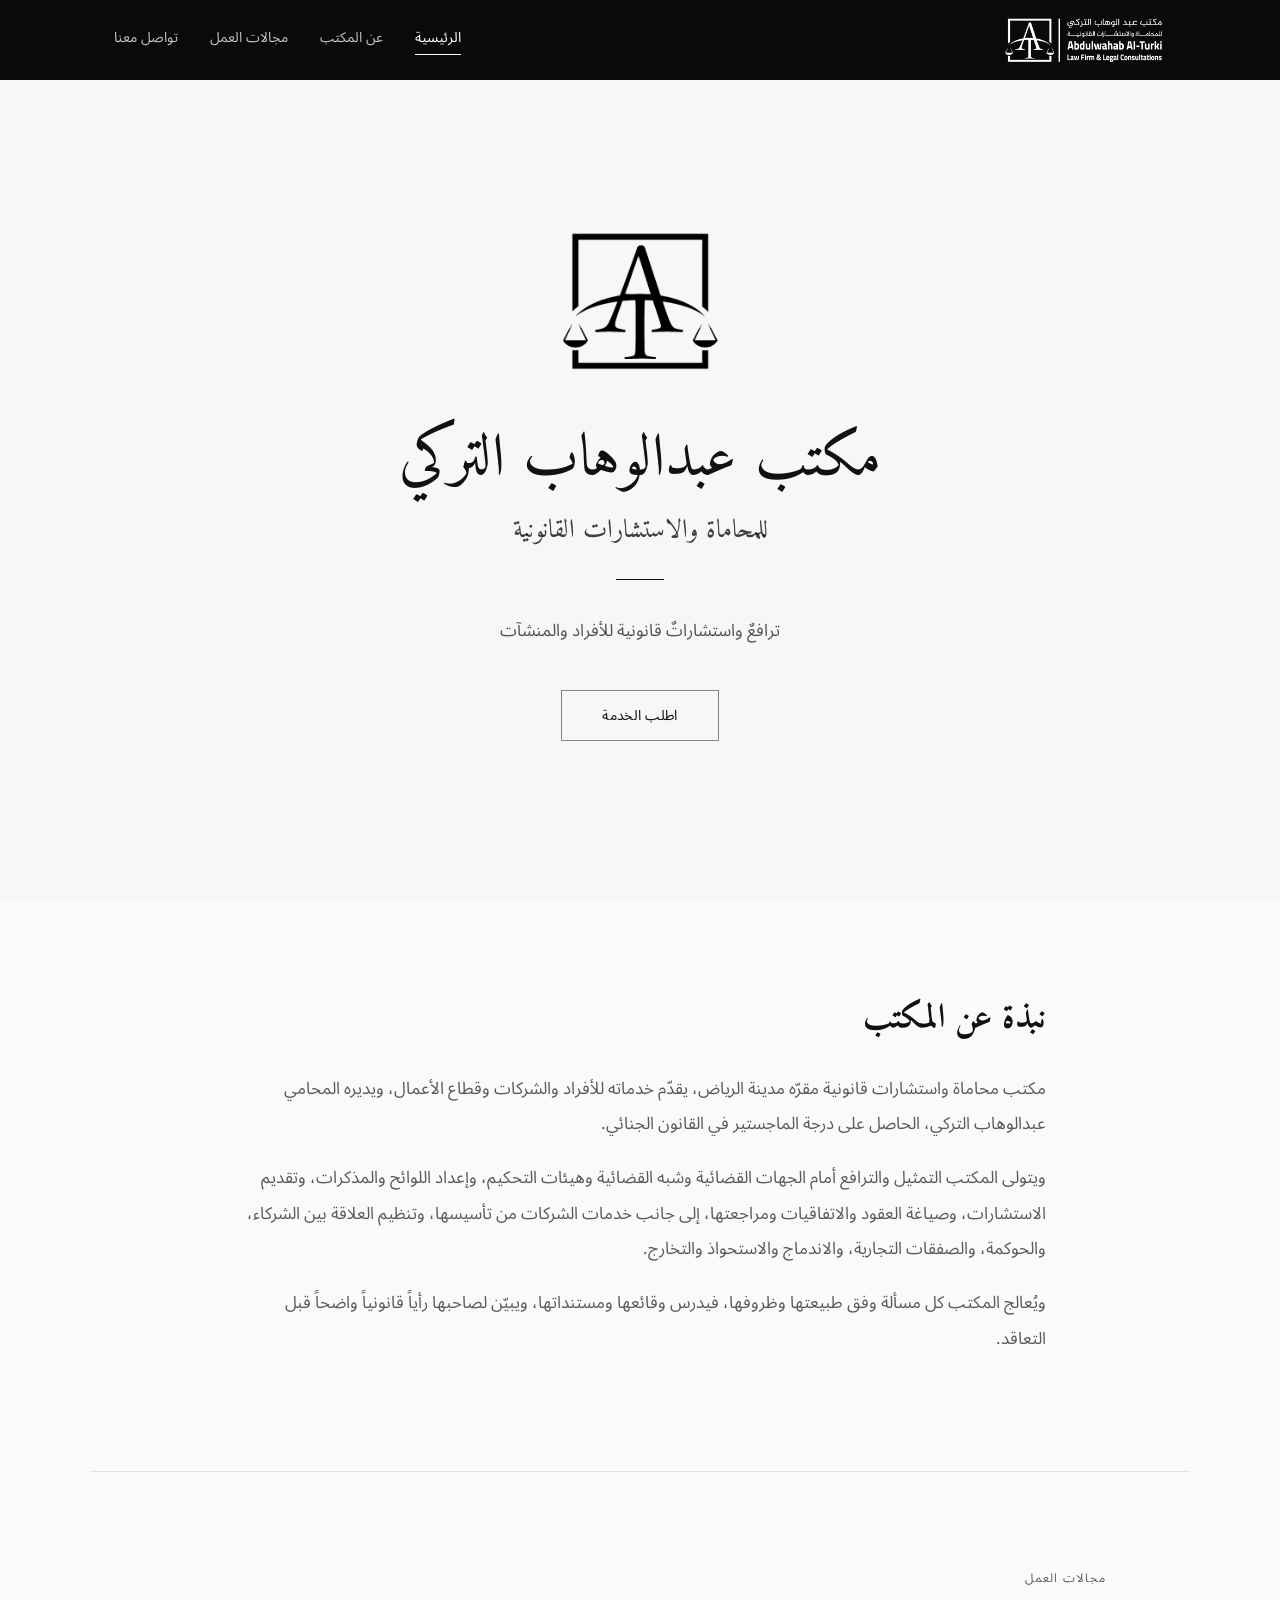
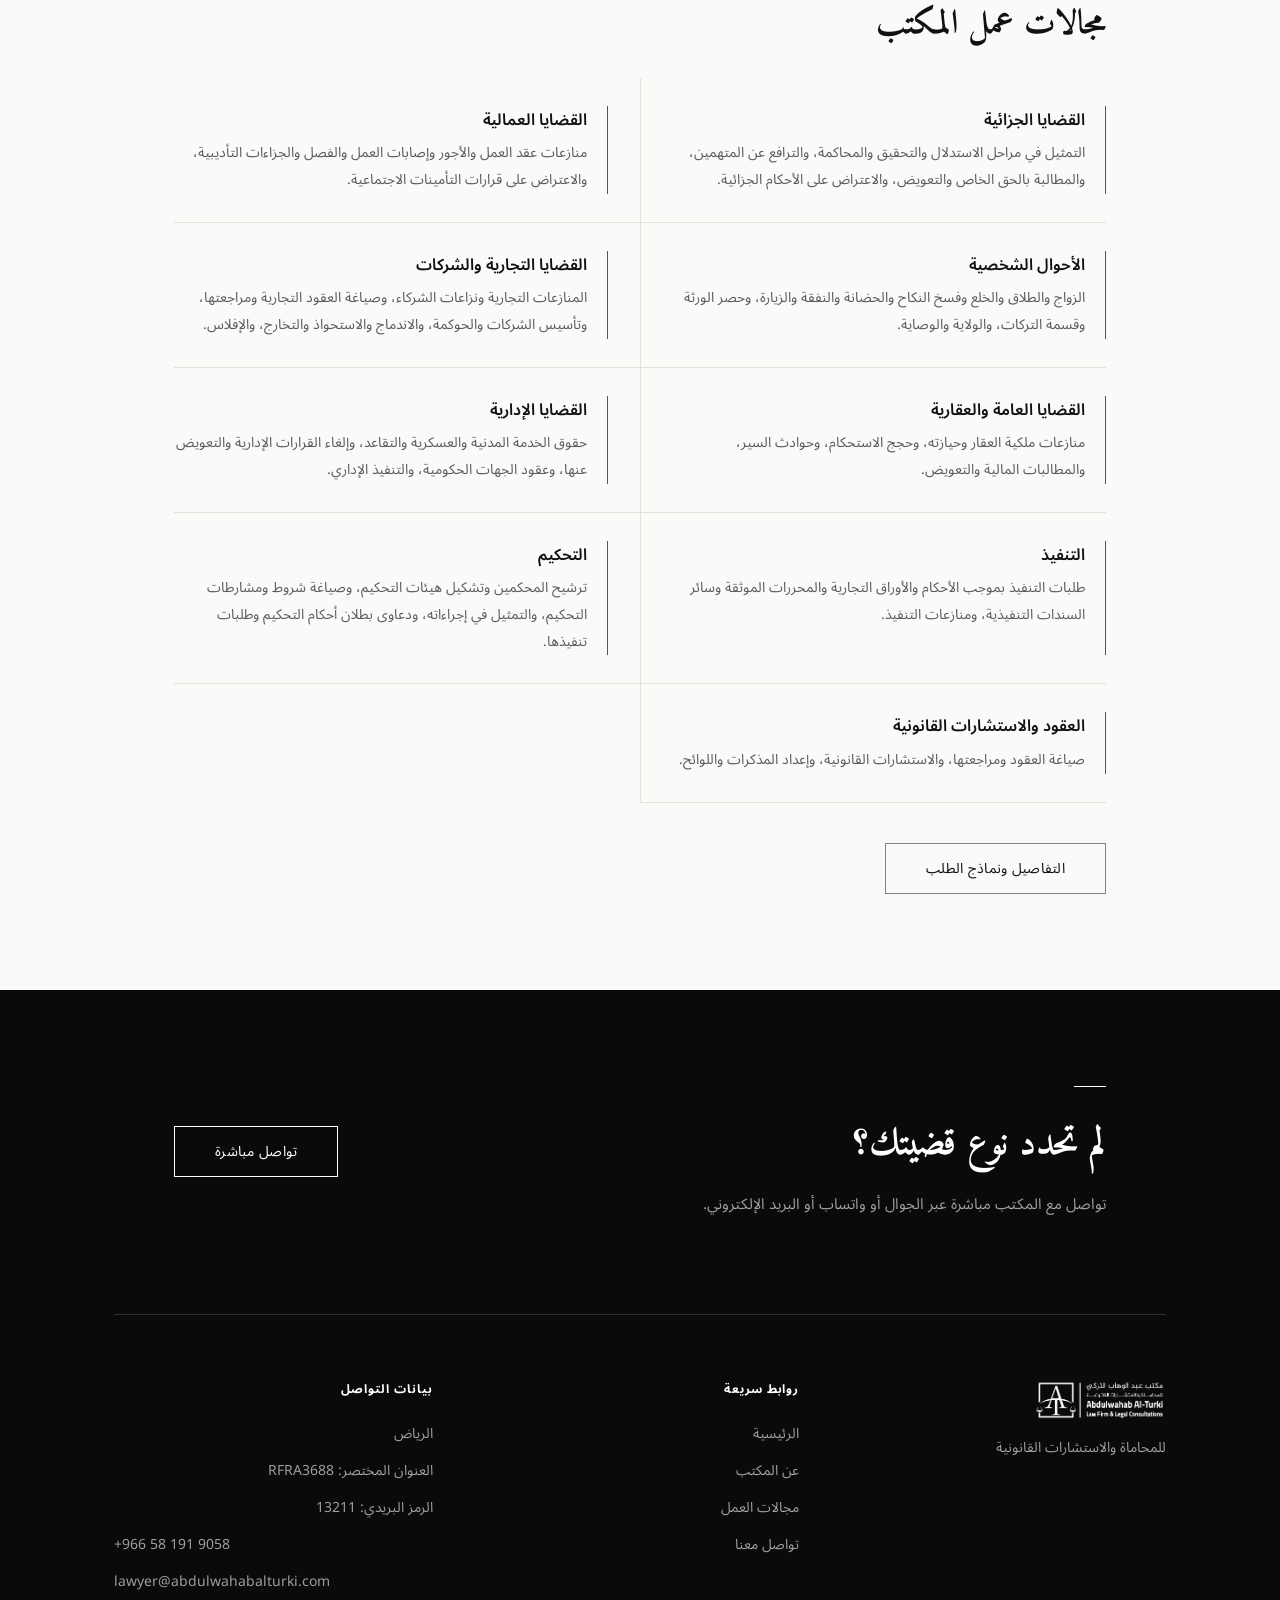
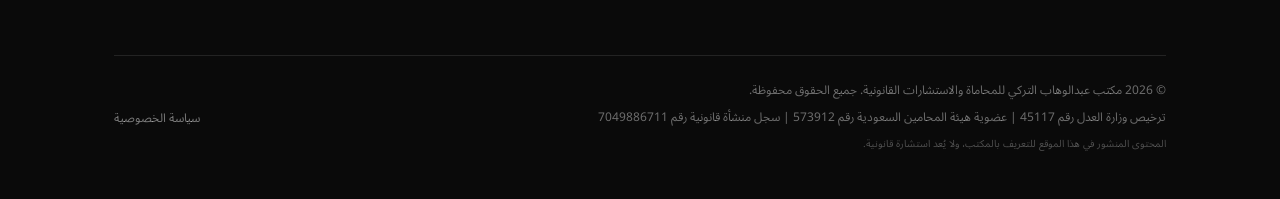
<file: index.html>
<!DOCTYPE html>
<html lang="ar" dir="rtl">
<head>
<meta charset="utf-8">
<meta name="viewport" content="width=device-width, initial-scale=1">
<title>مكتب عبدالوهاب التركي للمحاماة والاستشارات القانونية</title>
<meta name="description" content="مكتب عبدالوهاب التركي للمحاماة والاستشارات القانونية في الرياض: الترافع والاستشارات القانونية وصياغة العقود والتحكيم للأفراد والشركات وقطاع الأعمال.">
<meta property="og:title" content="مكتب عبدالوهاب التركي للمحاماة والاستشارات القانونية">
<meta property="og:description" content="مكتب عبدالوهاب التركي للمحاماة والاستشارات القانونية في الرياض: الترافع والاستشارات القانونية وصياغة العقود والتحكيم للأفراد والشركات وقطاع الأعمال.">
<meta property="og:type" content="website">
<meta property="og:url" content="https://abdulwahabalturki.com/">
<link rel="canonical" href="https://abdulwahabalturki.com/">
<link rel="preconnect" href="https://fonts.googleapis.com">
<link rel="preconnect" href="https://fonts.gstatic.com" crossorigin>
<link href="https://fonts.googleapis.com/css2?family=Amiri:wght@400;700&family=Noto+Sans+Arabic:wght@400;500;600&display=swap" rel="stylesheet">
<link rel="stylesheet" href="/style.css">
</head>
<body>
<header class="site-header">
  <div class="container bar">
    <a href="/" aria-label="الرئيسية"><img class="logo-img" src="/logo.png" alt="مكتب عبدالوهاب التركي للمحاماة والاستشارات القانونية"></a>
    <nav class="nav" aria-label="القائمة الرئيسية"><a href="/" class="active">الرئيسية</a><a href="/about/">عن المكتب</a><a href="/practice-areas/">مجالات العمل</a><a href="/contact/">تواصل معنا</a></nav>
    <button class="menu-btn" aria-label="فتح القائمة" onclick="document.getElementById('mnav').classList.toggle('open')"><svg viewBox="0 0 24 24" aria-hidden="true" width="26" height="26" stroke="currentColor" fill="none" stroke-width="1.8" stroke-linecap="round"><line x1="4" x2="20" y1="6" y2="6"/><line x1="4" x2="20" y1="12" y2="12"/><line x1="4" x2="20" y1="18" y2="18"/></svg></button>
  </div>
  <nav id="mnav" class="mobile-nav" aria-label="القائمة"><a href="/">الرئيسية</a><a href="/about/">عن المكتب</a><a href="/practice-areas/">مجالات العمل</a><a href="/contact/">تواصل معنا</a></nav>
</header>
<main>
<section class="hero">
  <div>
    <div class="monogram" aria-hidden="true"><img src="/logo.png" alt=""></div>
    <h1>مكتب عبدالوهاب التركي</h1>
    <p class="sub">للمحاماة والاستشارات القانونية</p>
    <span class="rule"></span>
    <p class="tag">ترافعٌ واستشاراتٌ قانونية للأفراد والمنشآت</p>
    <a class="btn" href="/practice-areas/">اطلب الخدمة</a>
  </div>
</section>
<section class="block">
  <div class="container" style="max-width:860px">
    <h2 class="title">نبذة عن المكتب</h2>
    <div class="lead"><p>مكتب محاماة واستشارات قانونية مقرّه مدينة الرياض، يقدّم خدماته للأفراد والشركات وقطاع الأعمال، ويديره المحامي عبدالوهاب التركي، الحاصل على درجة الماجستير في القانون الجنائي.</p><p>ويتولى المكتب التمثيل والترافع أمام الجهات القضائية وشبه القضائية وهيئات التحكيم، وإعداد اللوائح والمذكرات، وتقديم الاستشارات، وصياغة العقود والاتفاقيات ومراجعتها، إلى جانب خدمات الشركات من تأسيسها، وتنظيم العلاقة بين الشركاء، والحوكمة، والصفقات التجارية، والاندماج والاستحواذ والتخارج.</p><p>ويُعالج المكتب كل مسألة وفق طبيعتها وظروفها، فيدرس وقائعها ومستنداتها، ويبيّن لصاحبها رأياً قانونياً واضحاً قبل التعاقد.</p></div>
  </div>
</section>
<div class="sep"></div>
<section class="block">
  <div class="container" style="max-width:980px">
    <p class="eyebrow-dark">مجالات العمل</p>
    <h2 class="title">مجالات عمل المكتب</h2>
    <div class="areas-grid"><div class="area-item"><span class="bar-v"></span><div><h3>القضايا الجزائية</h3><p>التمثيل في مراحل الاستدلال والتحقيق والمحاكمة، والترافع عن المتهمين، والمطالبة بالحق الخاص والتعويض، والاعتراض على الأحكام الجزائية.</p></div></div><div class="area-item"><span class="bar-v"></span><div><h3>القضايا العمالية</h3><p>منازعات عقد العمل والأجور وإصابات العمل والفصل والجزاءات التأديبية، والاعتراض على قرارات التأمينات الاجتماعية.</p></div></div><div class="area-item"><span class="bar-v"></span><div><h3>الأحوال الشخصية</h3><p>الزواج والطلاق والخلع وفسخ النكاح والحضانة والنفقة والزيارة، وحصر الورثة وقسمة التركات، والولاية والوصاية.</p></div></div><div class="area-item"><span class="bar-v"></span><div><h3>القضايا التجارية والشركات</h3><p>المنازعات التجارية ونزاعات الشركاء، وصياغة العقود التجارية ومراجعتها، وتأسيس الشركات والحوكمة، والاندماج والاستحواذ والتخارج، والإفلاس.</p></div></div><div class="area-item"><span class="bar-v"></span><div><h3>القضايا العامة والعقارية</h3><p>منازعات ملكية العقار وحيازته، وحجج الاستحكام، وحوادث السير، والمطالبات المالية والتعويض.</p></div></div><div class="area-item"><span class="bar-v"></span><div><h3>القضايا الإدارية</h3><p>حقوق الخدمة المدنية والعسكرية والتقاعد، وإلغاء القرارات الإدارية والتعويض عنها، وعقود الجهات الحكومية، والتنفيذ الإداري.</p></div></div><div class="area-item"><span class="bar-v"></span><div><h3>التنفيذ</h3><p>طلبات التنفيذ بموجب الأحكام والأوراق التجارية والمحررات الموثقة وسائر السندات التنفيذية، ومنازعات التنفيذ.</p></div></div><div class="area-item"><span class="bar-v"></span><div><h3>التحكيم</h3><p>ترشيح المحكمين وتشكيل هيئات التحكيم، وصياغة شروط ومشارطات التحكيم، والتمثيل في إجراءاته، ودعاوى بطلان أحكام التحكيم وطلبات تنفيذها.</p></div></div><div class="area-item"><span class="bar-v"></span><div><h3>العقود والاستشارات القانونية</h3><p>صياغة العقود ومراجعتها، والاستشارات القانونية، وإعداد المذكرات واللوائح.</p></div></div></div>
    <div style="margin-top:40px"><a class="btn" href="/practice-areas/">التفاصيل ونماذج الطلب</a></div>
  </div>
</section>
<section class="cta-dark">
  <div class="container wrap" style="max-width:980px">
    <div><div class="small-line"></div><h2>لم تحدد نوع قضيتك؟</h2><p>تواصل مع المكتب مباشرة عبر الجوال أو واتساب أو البريد الإلكتروني.</p></div>
    <a class="btn btn-light" href="/contact/">تواصل مباشرة</a>
  </div>
</section>
</main>
<footer class="site-footer">
  <div class="container">
    <div class="top">
      <div class="brand"><img class="logo-img" src="/logo.png" alt="مكتب عبدالوهاب التركي للمحاماة والاستشارات القانونية"><p>للمحاماة والاستشارات القانونية</p></div>
      <div class="col"><h3>روابط سريعة</h3><a href="/">الرئيسية</a><a href="/about/">عن المكتب</a><a href="/practice-areas/">مجالات العمل</a><a href="/contact/">تواصل معنا</a></div>
      <div class="col"><h3>بيانات التواصل</h3>
        <span>الرياض</span><span>العنوان المختصر: RFRA3688</span><span>الرمز البريدي: 13211</span>
        <a href="tel:+966581919058"><span class="ltr" style="margin:0;color:inherit">+966 58 191 9058</span></a>
        <a href="mailto:lawyer@abdulwahabalturki.com"><span class="ltr" style="margin:0;color:inherit">lawyer@abdulwahabalturki.com</span></a>
      </div>
    </div>
    <div class="bottom">
      <div>
        <p>© 2026 مكتب عبدالوهاب التركي للمحاماة والاستشارات القانونية. جميع الحقوق محفوظة.</p>
        <p>ترخيص وزارة العدل رقم 45117 | عضوية هيئة المحامين السعودية رقم 573912 | سجل منشأة قانونية رقم 7049886711</p>
        <p class="fine">المحتوى المنشور في هذا الموقع للتعريف بالمكتب، ولا يُعد استشارة قانونية.</p>
      </div>
      <a href="/privacy/">سياسة الخصوصية</a>
    </div>
  </div>
</footer>
</body>
</html>
</file>
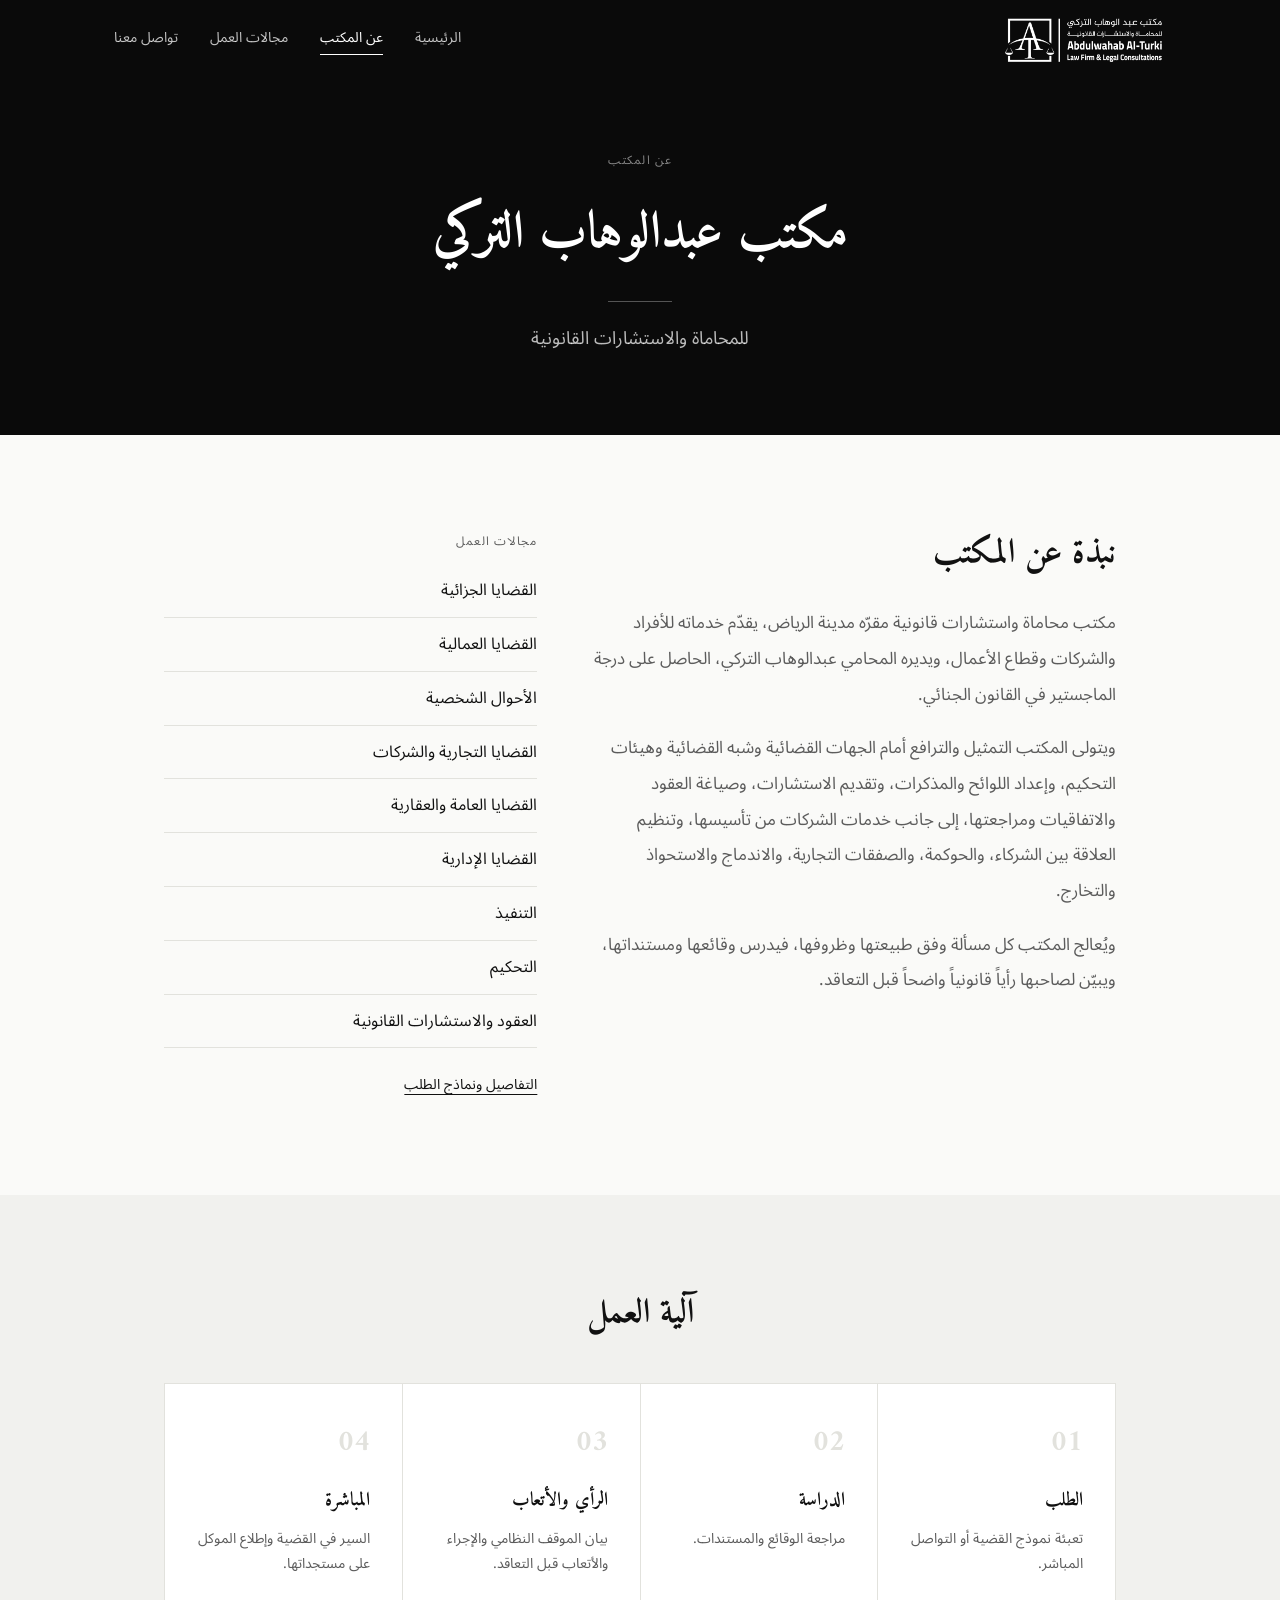
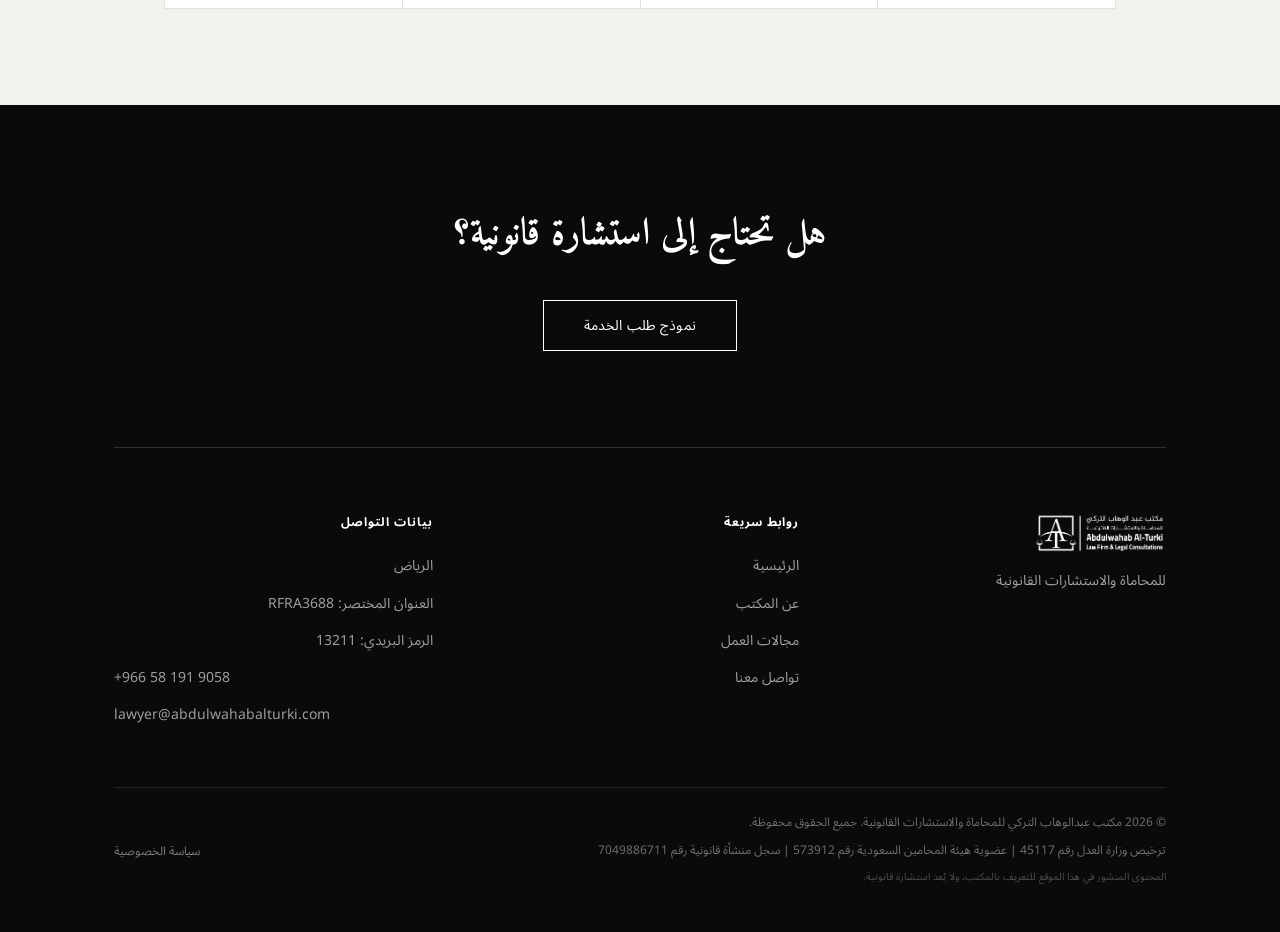
<file: about/index.html>
<!DOCTYPE html>
<html lang="ar" dir="rtl">
<head>
<meta charset="utf-8">
<meta name="viewport" content="width=device-width, initial-scale=1">
<title>عن المكتب – مكتب عبدالوهاب التركي للمحاماة</title>
<meta name="description" content="مكتب عبدالوهاب التركي للمحاماة والاستشارات القانونية في الرياض: الترافع والاستشارات القانونية وصياغة العقود والتحكيم للأفراد والشركات وقطاع الأعمال.">
<meta property="og:title" content="عن المكتب – مكتب عبدالوهاب التركي للمحاماة">
<meta property="og:description" content="مكتب عبدالوهاب التركي للمحاماة والاستشارات القانونية في الرياض: الترافع والاستشارات القانونية وصياغة العقود والتحكيم للأفراد والشركات وقطاع الأعمال.">
<meta property="og:type" content="website">
<meta property="og:url" content="https://abdulwahabalturki.com/about/">
<link rel="canonical" href="https://abdulwahabalturki.com/about/">
<link rel="preconnect" href="https://fonts.googleapis.com">
<link rel="preconnect" href="https://fonts.gstatic.com" crossorigin>
<link href="https://fonts.googleapis.com/css2?family=Amiri:wght@400;700&family=Noto+Sans+Arabic:wght@400;500;600&display=swap" rel="stylesheet">
<link rel="stylesheet" href="/style.css">
</head>
<body>
<header class="site-header">
  <div class="container bar">
    <a href="/" aria-label="الرئيسية"><img class="logo-img" src="/logo.png" alt="مكتب عبدالوهاب التركي للمحاماة والاستشارات القانونية"></a>
    <nav class="nav" aria-label="القائمة الرئيسية"><a href="/">الرئيسية</a><a href="/about/" class="active">عن المكتب</a><a href="/practice-areas/">مجالات العمل</a><a href="/contact/">تواصل معنا</a></nav>
    <button class="menu-btn" aria-label="فتح القائمة" onclick="document.getElementById('mnav').classList.toggle('open')"><svg viewBox="0 0 24 24" aria-hidden="true" width="26" height="26" stroke="currentColor" fill="none" stroke-width="1.8" stroke-linecap="round"><line x1="4" x2="20" y1="6" y2="6"/><line x1="4" x2="20" y1="12" y2="12"/><line x1="4" x2="20" y1="18" y2="18"/></svg></button>
  </div>
  <nav id="mnav" class="mobile-nav" aria-label="القائمة"><a href="/">الرئيسية</a><a href="/about/">عن المكتب</a><a href="/practice-areas/">مجالات العمل</a><a href="/contact/">تواصل معنا</a></nav>
</header>
<main>
<section class="page-hero"><p class="eyebrow">عن المكتب</p><h1>مكتب عبدالوهاب التركي</h1><div class="line"></div><p>للمحاماة والاستشارات القانونية</p></section>
<section class="block">
  <div class="container about-grid" style="max-width:1000px">
    <div><h2 class="title">نبذة عن المكتب</h2><div class="lead"><p>مكتب محاماة واستشارات قانونية مقرّه مدينة الرياض، يقدّم خدماته للأفراد والشركات وقطاع الأعمال، ويديره المحامي عبدالوهاب التركي، الحاصل على درجة الماجستير في القانون الجنائي.</p><p>ويتولى المكتب التمثيل والترافع أمام الجهات القضائية وشبه القضائية وهيئات التحكيم، وإعداد اللوائح والمذكرات، وتقديم الاستشارات، وصياغة العقود والاتفاقيات ومراجعتها، إلى جانب خدمات الشركات من تأسيسها، وتنظيم العلاقة بين الشركاء، والحوكمة، والصفقات التجارية، والاندماج والاستحواذ والتخارج.</p><p>ويُعالج المكتب كل مسألة وفق طبيعتها وظروفها، فيدرس وقائعها ومستنداتها، ويبيّن لصاحبها رأياً قانونياً واضحاً قبل التعاقد.</p></div></div>
    <div><p class="eyebrow-dark">مجالات العمل</p><ul class="about-list"><li>القضايا الجزائية</li><li>القضايا العمالية</li><li>الأحوال الشخصية</li><li>القضايا التجارية والشركات</li><li>القضايا العامة والعقارية</li><li>القضايا الإدارية</li><li>التنفيذ</li><li>التحكيم</li><li>العقود والاستشارات القانونية</li></ul><a class="link-u" href="/practice-areas/">التفاصيل ونماذج الطلب</a></div>
  </div>
</section>
<section class="block bg-muted">
  <div class="container" style="max-width:1000px">
    <h2 class="title" style="text-align:center;margin-bottom:44px">آلية العمل</h2>
    <div class="steps"><div class="step"><p class="num">01</p><h3>الطلب</h3><p>تعبئة نموذج القضية أو التواصل المباشر.</p></div><div class="step"><p class="num">02</p><h3>الدراسة</h3><p>مراجعة الوقائع والمستندات.</p></div><div class="step"><p class="num">03</p><h3>الرأي والأتعاب</h3><p>بيان الموقف النظامي والإجراء والأتعاب قبل التعاقد.</p></div><div class="step"><p class="num">04</p><h3>المباشرة</h3><p>السير في القضية وإطلاع الموكل على مستجداتها.</p></div></div>
  </div>
</section>
<section class="cta-dark" style="text-align:center">
  <div class="container"><h2 style="margin-bottom:30px">هل تحتاج إلى استشارة قانونية؟</h2><a class="btn btn-light" href="/practice-areas/">نموذج طلب الخدمة</a></div>
</section>
</main>
<footer class="site-footer">
  <div class="container">
    <div class="top">
      <div class="brand"><img class="logo-img" src="/logo.png" alt="مكتب عبدالوهاب التركي للمحاماة والاستشارات القانونية"><p>للمحاماة والاستشارات القانونية</p></div>
      <div class="col"><h3>روابط سريعة</h3><a href="/">الرئيسية</a><a href="/about/">عن المكتب</a><a href="/practice-areas/">مجالات العمل</a><a href="/contact/">تواصل معنا</a></div>
      <div class="col"><h3>بيانات التواصل</h3>
        <span>الرياض</span><span>العنوان المختصر: RFRA3688</span><span>الرمز البريدي: 13211</span>
        <a href="tel:+966581919058"><span class="ltr" style="margin:0;color:inherit">+966 58 191 9058</span></a>
        <a href="mailto:lawyer@abdulwahabalturki.com"><span class="ltr" style="margin:0;color:inherit">lawyer@abdulwahabalturki.com</span></a>
      </div>
    </div>
    <div class="bottom">
      <div>
        <p>© 2026 مكتب عبدالوهاب التركي للمحاماة والاستشارات القانونية. جميع الحقوق محفوظة.</p>
        <p>ترخيص وزارة العدل رقم 45117 | عضوية هيئة المحامين السعودية رقم 573912 | سجل منشأة قانونية رقم 7049886711</p>
        <p class="fine">المحتوى المنشور في هذا الموقع للتعريف بالمكتب، ولا يُعد استشارة قانونية.</p>
      </div>
      <a href="/privacy/">سياسة الخصوصية</a>
    </div>
  </div>
</footer>
</body>
</html>
</file>
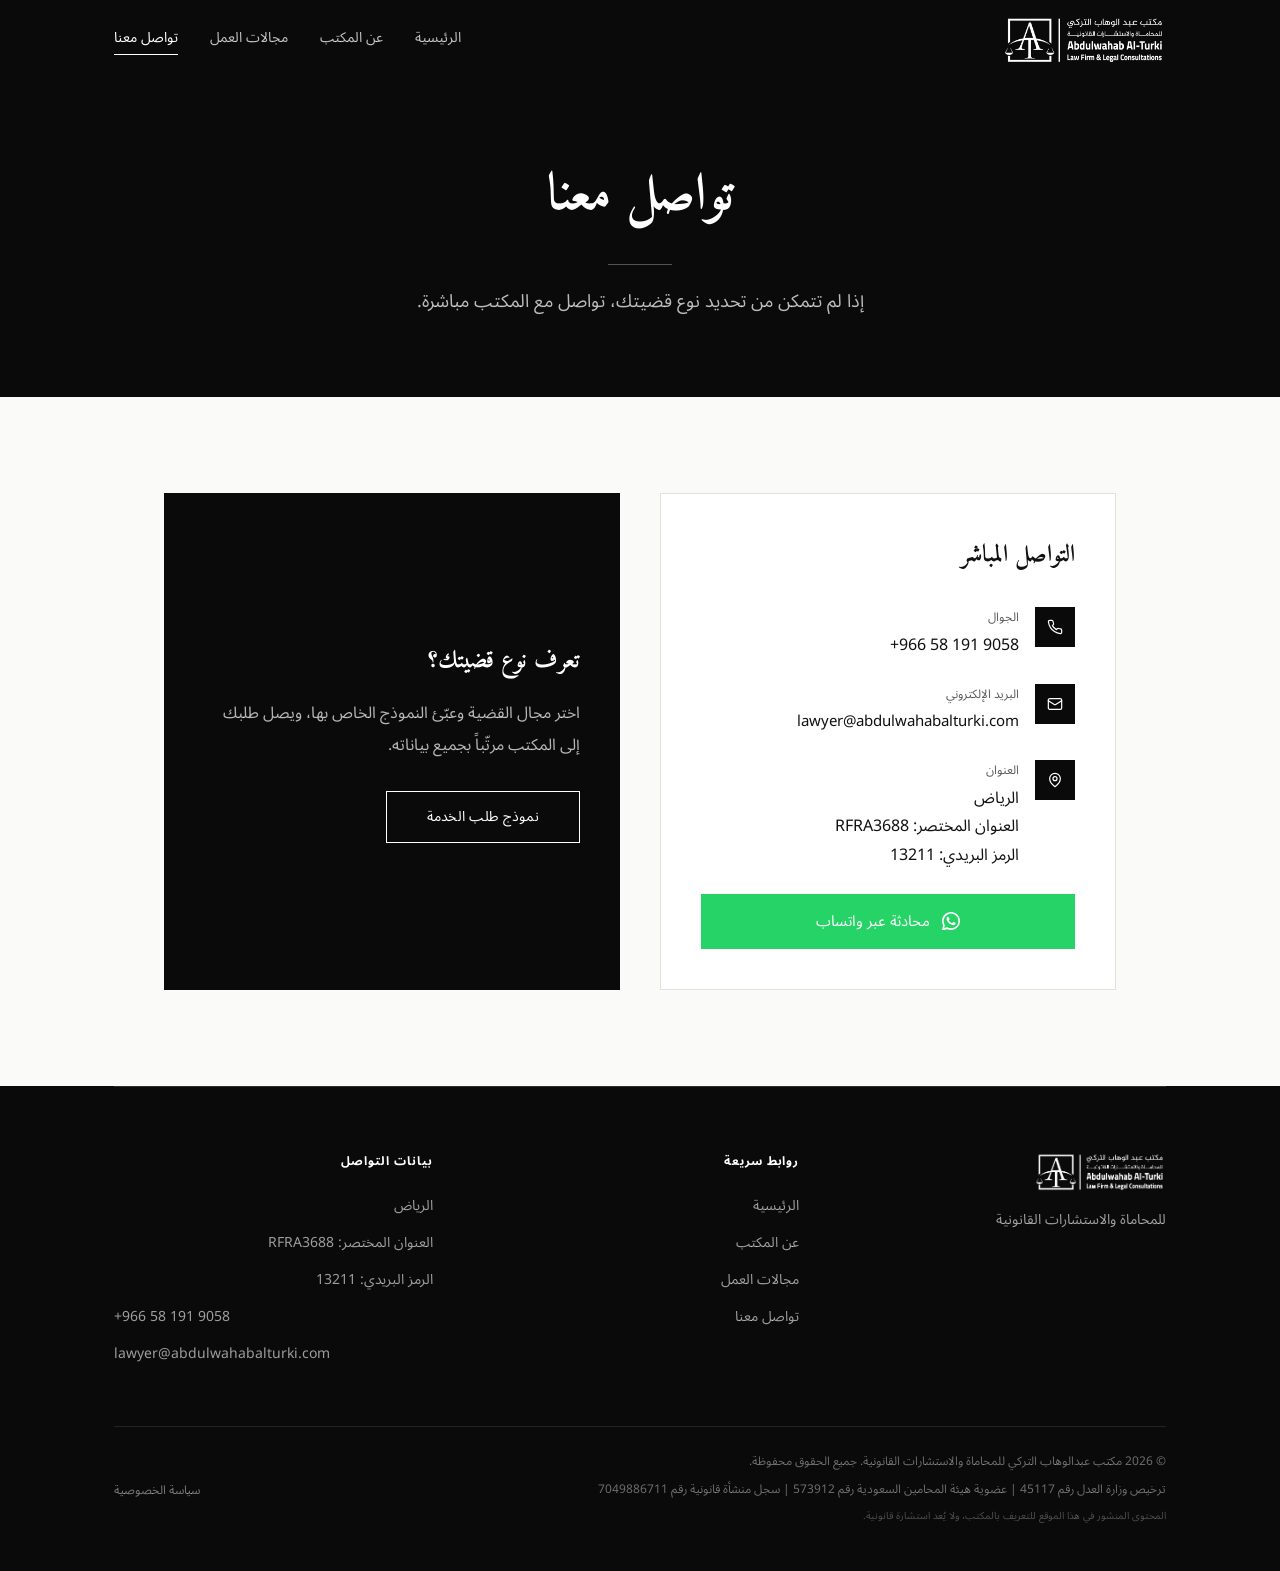
<file: contact/index.html>
<!DOCTYPE html>
<html lang="ar" dir="rtl">
<head>
<meta charset="utf-8">
<meta name="viewport" content="width=device-width, initial-scale=1">
<title>تواصل معنا – مكتب عبدالوهاب التركي للمحاماة</title>
<meta name="description" content="بيانات التواصل مع مكتب عبدالوهاب التركي للمحاماة والاستشارات القانونية في الرياض.">
<meta property="og:title" content="تواصل معنا – مكتب عبدالوهاب التركي للمحاماة">
<meta property="og:description" content="بيانات التواصل مع مكتب عبدالوهاب التركي للمحاماة والاستشارات القانونية في الرياض.">
<meta property="og:type" content="website">
<meta property="og:url" content="https://abdulwahabalturki.com/contact/">
<link rel="canonical" href="https://abdulwahabalturki.com/contact/">
<link rel="preconnect" href="https://fonts.googleapis.com">
<link rel="preconnect" href="https://fonts.gstatic.com" crossorigin>
<link href="https://fonts.googleapis.com/css2?family=Amiri:wght@400;700&family=Noto+Sans+Arabic:wght@400;500;600&display=swap" rel="stylesheet">
<link rel="stylesheet" href="/style.css">
</head>
<body>
<header class="site-header">
  <div class="container bar">
    <a href="/" aria-label="الرئيسية"><img class="logo-img" src="/logo.png" alt="مكتب عبدالوهاب التركي للمحاماة والاستشارات القانونية"></a>
    <nav class="nav" aria-label="القائمة الرئيسية"><a href="/">الرئيسية</a><a href="/about/">عن المكتب</a><a href="/practice-areas/">مجالات العمل</a><a href="/contact/" class="active">تواصل معنا</a></nav>
    <button class="menu-btn" aria-label="فتح القائمة" onclick="document.getElementById('mnav').classList.toggle('open')"><svg viewBox="0 0 24 24" aria-hidden="true" width="26" height="26" stroke="currentColor" fill="none" stroke-width="1.8" stroke-linecap="round"><line x1="4" x2="20" y1="6" y2="6"/><line x1="4" x2="20" y1="12" y2="12"/><line x1="4" x2="20" y1="18" y2="18"/></svg></button>
  </div>
  <nav id="mnav" class="mobile-nav" aria-label="القائمة"><a href="/">الرئيسية</a><a href="/about/">عن المكتب</a><a href="/practice-areas/">مجالات العمل</a><a href="/contact/">تواصل معنا</a></nav>
</header>
<main>
<section class="page-hero"><h1>تواصل معنا</h1><div class="line"></div><p>إذا لم تتمكن من تحديد نوع قضيتك، تواصل مع المكتب مباشرة.</p></section>
<section class="block">
  <div class="container contact-grid" style="max-width:1000px">
    <div class="contact-card">
      <h2>التواصل المباشر</h2>
      <div class="c-item"><div class="icon-box"><svg viewBox="0 0 24 24" aria-hidden="true" ><path d="M22 16.92v3a2 2 0 0 1-2.18 2 19.79 19.79 0 0 1-8.63-3.07 19.5 19.5 0 0 1-6-6 19.79 19.79 0 0 1-3.07-8.67A2 2 0 0 1 4.11 2h3a2 2 0 0 1 2 1.72 12.84 12.84 0 0 0 .7 2.81 2 2 0 0 1-.45 2.11L8.09 9.91a16 16 0 0 0 6 6l1.27-1.27a2 2 0 0 1 2.11-.45 12.84 12.84 0 0 0 2.81.7A2 2 0 0 1 22 16.92z"/></svg></div><div><p class="lbl">الجوال</p><a class="ltr" href="tel:+966581919058">+966 58 191 9058</a></div></div>
      <div class="c-item"><div class="icon-box"><svg viewBox="0 0 24 24" aria-hidden="true" ><rect width="20" height="16" x="2" y="4" rx="2"/><path d="m22 7-8.97 5.7a1.94 1.94 0 0 1-2.06 0L2 7"/></svg></div><div><p class="lbl">البريد الإلكتروني</p><a class="ltr email-sm" href="mailto:lawyer@abdulwahabalturki.com">lawyer@abdulwahabalturki.com</a></div></div>
      <div class="c-item"><div class="icon-box"><svg viewBox="0 0 24 24" aria-hidden="true" ><path d="M20 10c0 6-8 12-8 12s-8-6-8-12a8 8 0 0 1 16 0Z"/><circle cx="12" cy="10" r="3"/></svg></div><div><p class="lbl">العنوان</p><p class="val">الرياض
العنوان المختصر: RFRA3688
الرمز البريدي: 13211</p></div></div>
      <a class="wa-btn" href="https://wa.me/966581919058" target="_blank" rel="noopener"><svg width="18" height="18" viewBox="0 0 24 24" fill="currentColor" aria-hidden="true"><path d="M17.472 14.382c-.297-.149-1.758-.867-2.03-.967-.273-.099-.471-.148-.67.15-.197.297-.767.966-.94 1.164-.173.199-.347.223-.644.075-.297-.15-1.255-.463-2.39-1.475-.883-.788-1.48-1.761-1.653-2.059-.173-.297-.018-.458.13-.606.134-.133.298-.347.446-.52.149-.174.198-.298.298-.497.099-.198.05-.371-.025-.52-.075-.149-.669-1.612-.916-2.207-.242-.579-.487-.5-.669-.51-.173-.008-.371-.01-.57-.01-.198 0-.52.074-.792.372-.272.297-1.04 1.016-1.04 2.479 0 1.462 1.065 2.875 1.213 3.074.149.198 2.096 3.2 5.077 4.487.709.306 1.262.489 1.694.625.712.227 1.36.195 1.871.118.571-.085 1.758-.719 2.006-1.413.248-.694.248-1.289.173-1.413-.074-.124-.272-.198-.57-.347z"/><path d="M12 0C5.373 0 0 5.373 0 12c0 2.123.554 4.118 1.528 5.845L.057 23.885a.5.5 0 0 0 .606.61l6.162-1.615A11.945 11.945 0 0 0 12 24c6.627 0 12-5.373 12-12S18.627 0 12 0zm0 21.818a9.818 9.818 0 0 1-5.013-1.374l-.36-.213-3.724.976.994-3.634-.234-.373A9.818 9.818 0 1 1 12 21.818z"/></svg><span>محادثة عبر واتساب</span></a>
    </div>
    <div class="contact-side">
      <h2>تعرف نوع قضيتك؟</h2>
      <p>اختر مجال القضية وعبّئ النموذج الخاص بها، ويصل طلبك إلى المكتب مرتّباً بجميع بياناته.</p>
      <a class="btn btn-light" href="/practice-areas/">نموذج طلب الخدمة</a>
    </div>
  </div>
</section>
</main>
<footer class="site-footer">
  <div class="container">
    <div class="top">
      <div class="brand"><img class="logo-img" src="/logo.png" alt="مكتب عبدالوهاب التركي للمحاماة والاستشارات القانونية"><p>للمحاماة والاستشارات القانونية</p></div>
      <div class="col"><h3>روابط سريعة</h3><a href="/">الرئيسية</a><a href="/about/">عن المكتب</a><a href="/practice-areas/">مجالات العمل</a><a href="/contact/">تواصل معنا</a></div>
      <div class="col"><h3>بيانات التواصل</h3>
        <span>الرياض</span><span>العنوان المختصر: RFRA3688</span><span>الرمز البريدي: 13211</span>
        <a href="tel:+966581919058"><span class="ltr" style="margin:0;color:inherit">+966 58 191 9058</span></a>
        <a href="mailto:lawyer@abdulwahabalturki.com"><span class="ltr" style="margin:0;color:inherit">lawyer@abdulwahabalturki.com</span></a>
      </div>
    </div>
    <div class="bottom">
      <div>
        <p>© 2026 مكتب عبدالوهاب التركي للمحاماة والاستشارات القانونية. جميع الحقوق محفوظة.</p>
        <p>ترخيص وزارة العدل رقم 45117 | عضوية هيئة المحامين السعودية رقم 573912 | سجل منشأة قانونية رقم 7049886711</p>
        <p class="fine">المحتوى المنشور في هذا الموقع للتعريف بالمكتب، ولا يُعد استشارة قانونية.</p>
      </div>
      <a href="/privacy/">سياسة الخصوصية</a>
    </div>
  </div>
</footer>
</body>
</html>
</file>
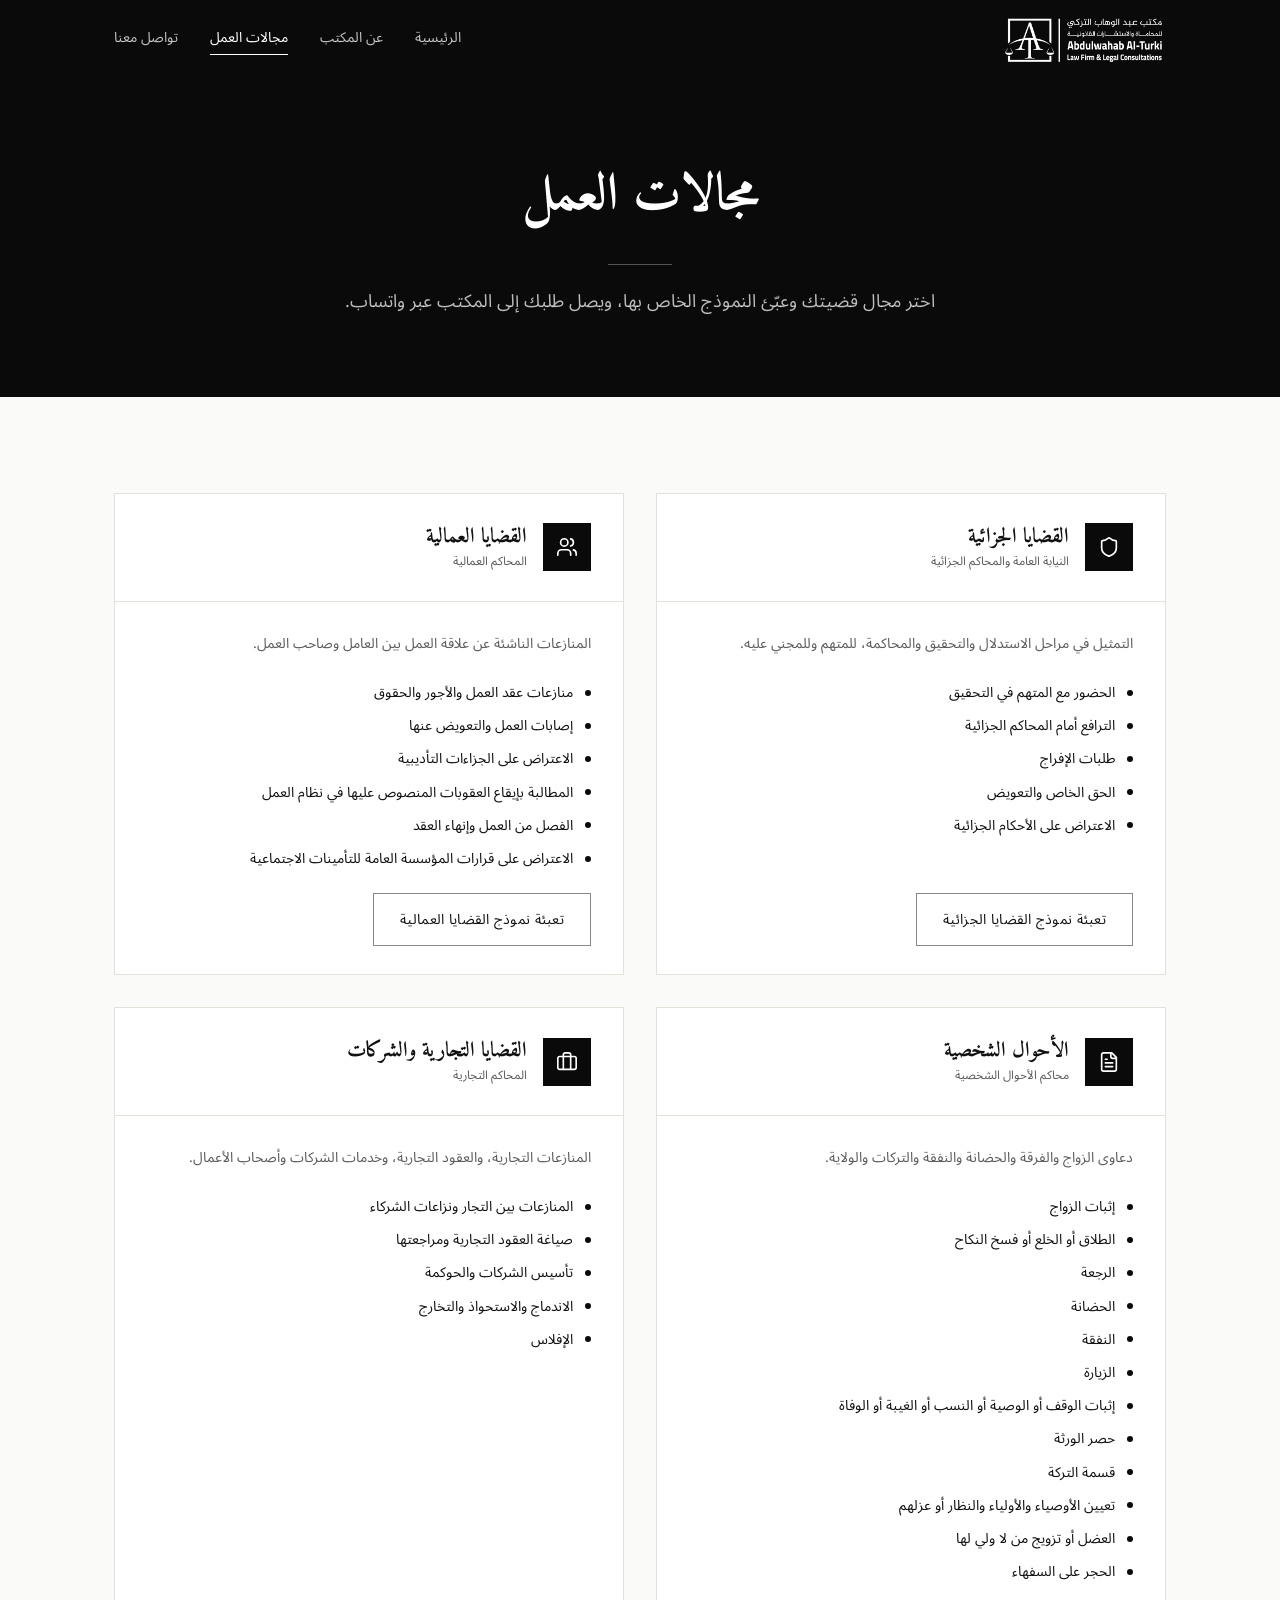
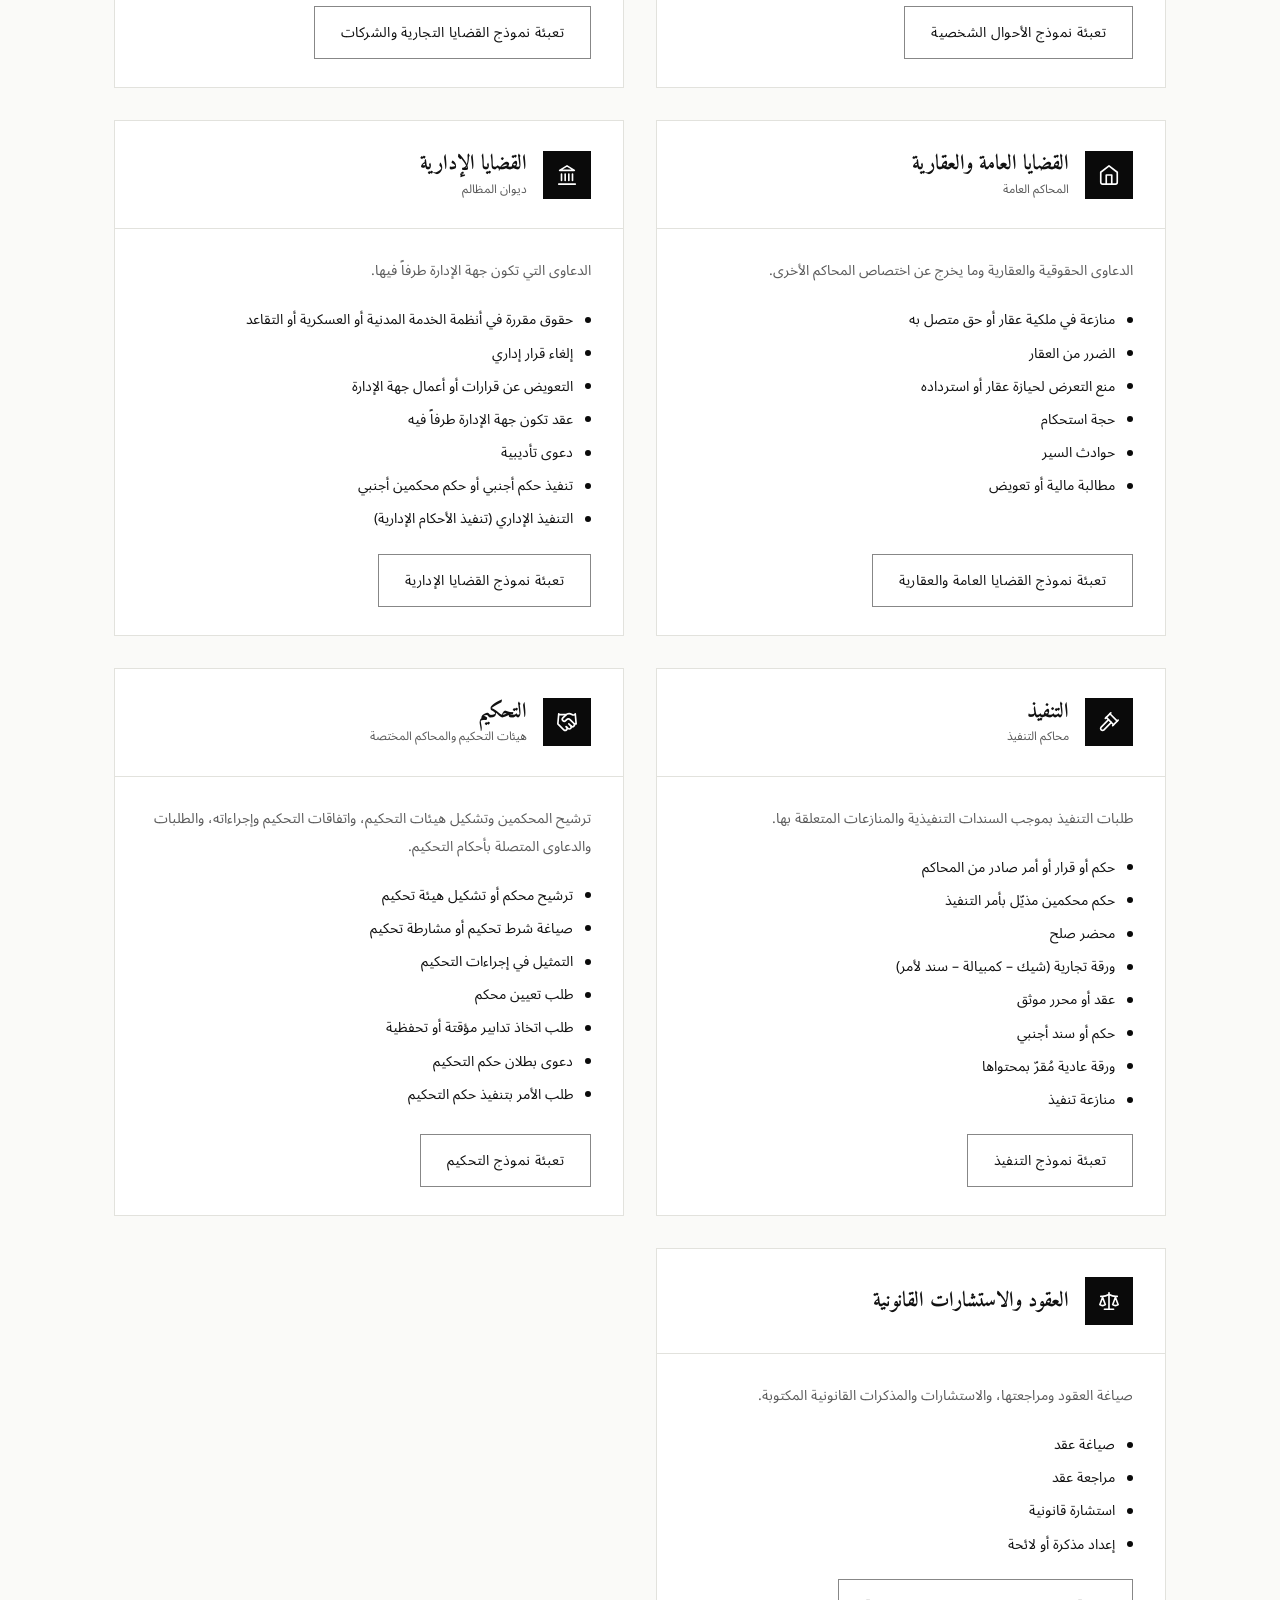
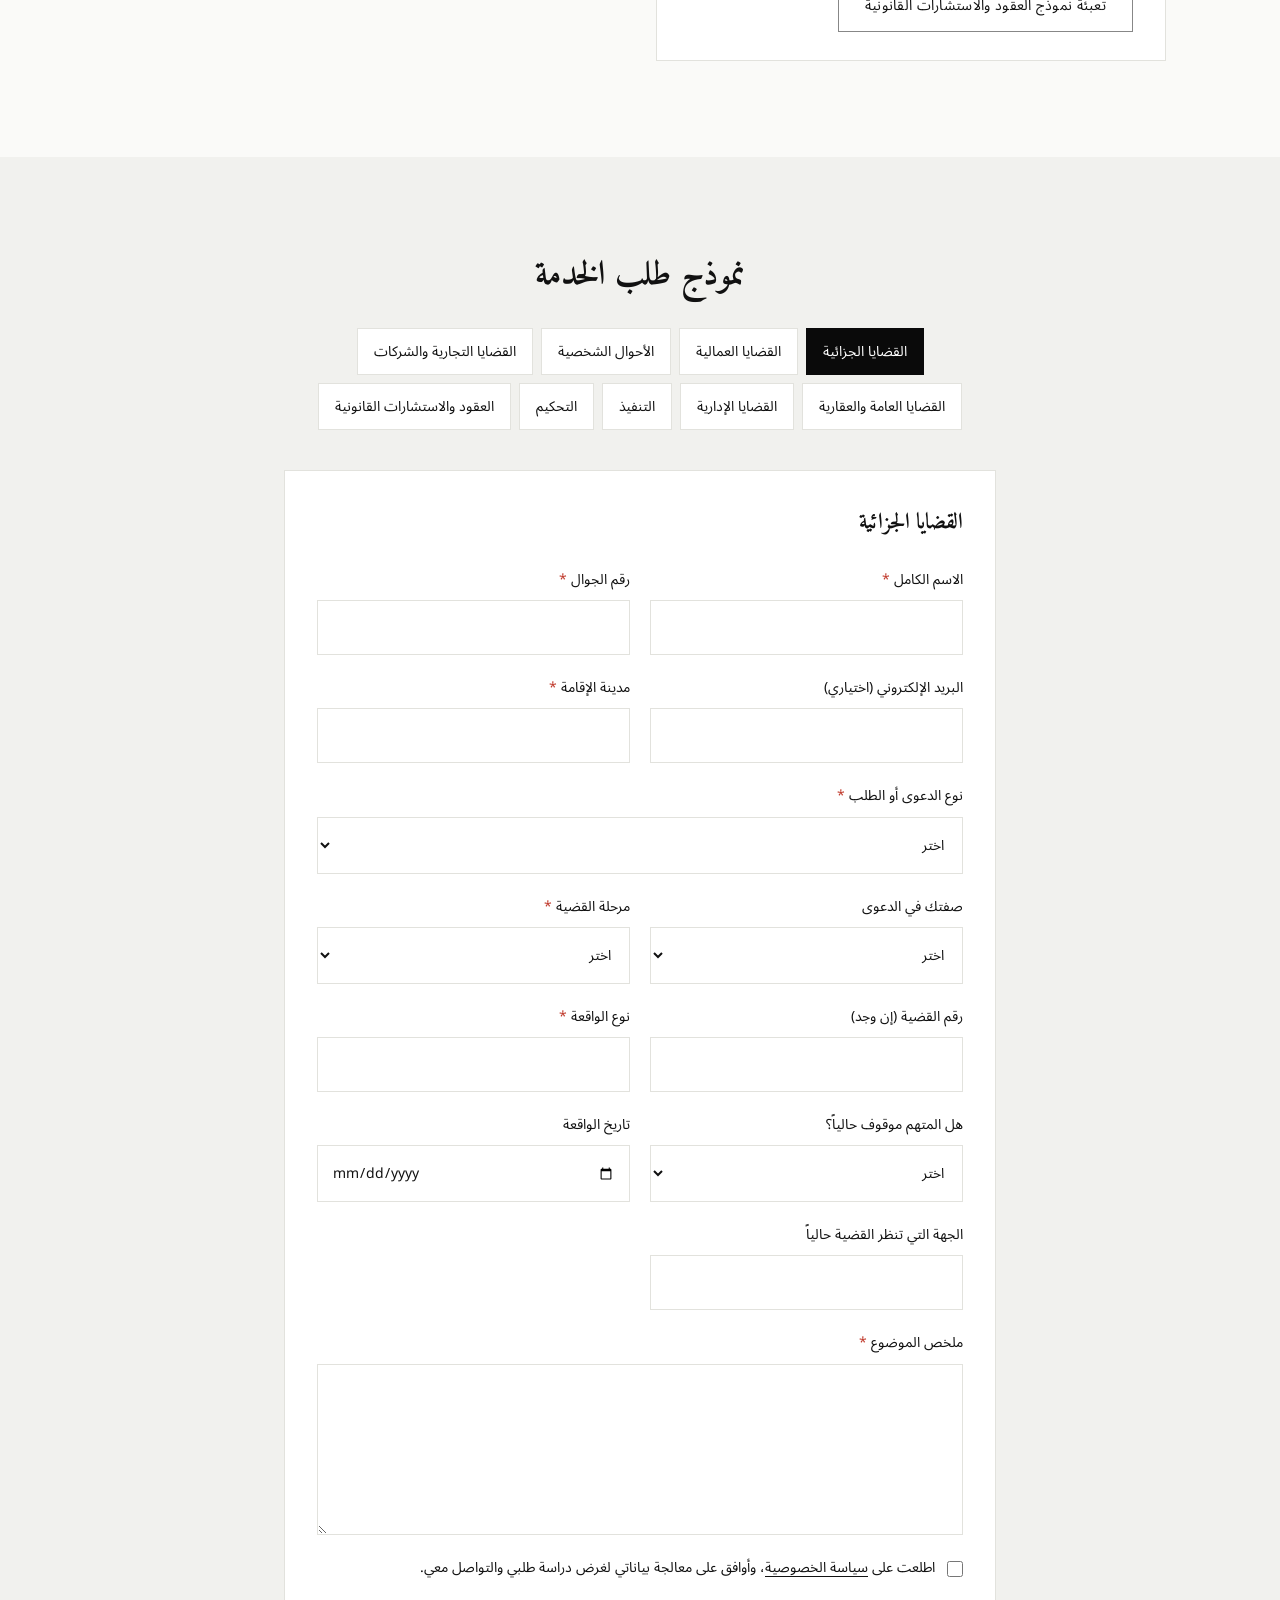
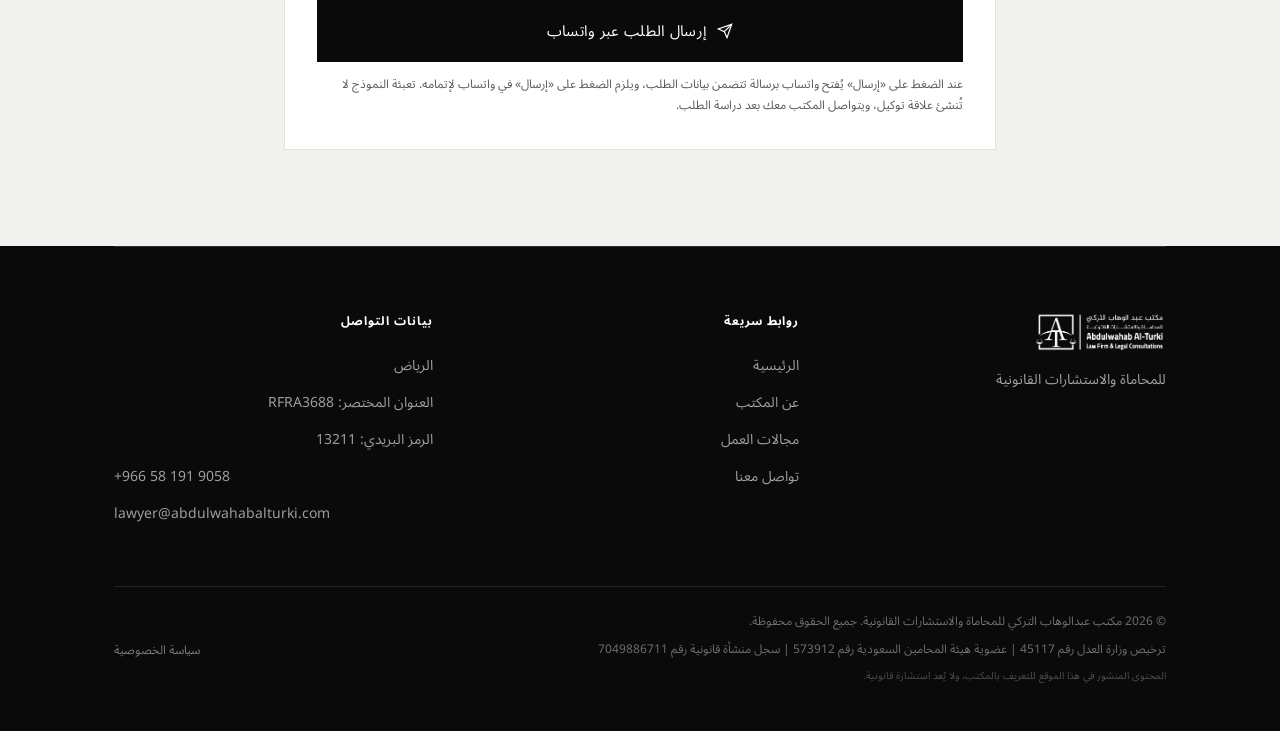
<file: practice-areas/index.html>
<!DOCTYPE html>
<html lang="ar" dir="rtl">
<head>
<meta charset="utf-8">
<meta name="viewport" content="width=device-width, initial-scale=1">
<title>مجالات العمل – مكتب عبدالوهاب التركي للمحاماة</title>
<meta name="description" content="مجالات عمل مكتب عبدالوهاب التركي للمحاماة في الرياض، ونماذج طلب الخدمة لكل نوع من القضايا.">
<meta property="og:title" content="مجالات العمل – مكتب عبدالوهاب التركي للمحاماة">
<meta property="og:description" content="مجالات عمل مكتب عبدالوهاب التركي للمحاماة في الرياض، ونماذج طلب الخدمة لكل نوع من القضايا.">
<meta property="og:type" content="website">
<meta property="og:url" content="https://abdulwahabalturki.com/practice-areas/">
<link rel="canonical" href="https://abdulwahabalturki.com/practice-areas/">
<link rel="preconnect" href="https://fonts.googleapis.com">
<link rel="preconnect" href="https://fonts.gstatic.com" crossorigin>
<link href="https://fonts.googleapis.com/css2?family=Amiri:wght@400;700&family=Noto+Sans+Arabic:wght@400;500;600&display=swap" rel="stylesheet">
<link rel="stylesheet" href="/style.css">
</head>
<body>
<header class="site-header">
  <div class="container bar">
    <a href="/" aria-label="الرئيسية"><img class="logo-img" src="/logo.png" alt="مكتب عبدالوهاب التركي للمحاماة والاستشارات القانونية"></a>
    <nav class="nav" aria-label="القائمة الرئيسية"><a href="/">الرئيسية</a><a href="/about/">عن المكتب</a><a href="/practice-areas/" class="active">مجالات العمل</a><a href="/contact/">تواصل معنا</a></nav>
    <button class="menu-btn" aria-label="فتح القائمة" onclick="document.getElementById('mnav').classList.toggle('open')"><svg viewBox="0 0 24 24" aria-hidden="true" width="26" height="26" stroke="currentColor" fill="none" stroke-width="1.8" stroke-linecap="round"><line x1="4" x2="20" y1="6" y2="6"/><line x1="4" x2="20" y1="12" y2="12"/><line x1="4" x2="20" y1="18" y2="18"/></svg></button>
  </div>
  <nav id="mnav" class="mobile-nav" aria-label="القائمة"><a href="/">الرئيسية</a><a href="/about/">عن المكتب</a><a href="/practice-areas/">مجالات العمل</a><a href="/contact/">تواصل معنا</a></nav>
</header>
<main>
<section class="page-hero"><h1>مجالات العمل</h1><div class="line"></div><p>اختر مجال قضيتك وعبّئ النموذج الخاص بها، ويصل طلبك إلى المكتب عبر واتساب.</p></section>
<section class="block"><div class="container cards"><div class="card"><div class="card-head"><div class="icon-box"><svg viewBox="0 0 24 24" aria-hidden="true" ><path d="M20 13c0 5-3.5 7.5-7.66 8.95a1 1 0 0 1-.67-.01C7.5 20.5 4 18 4 13V6a1 1 0 0 1 1-1c2 0 4.5-1.2 6.24-2.72a1.17 1.17 0 0 1 1.52 0C14.51 3.81 17 5 19 5a1 1 0 0 1 1 1z"/></svg></div><div><h2>القضايا الجزائية</h2><p class="court">النيابة العامة والمحاكم الجزائية</p></div></div>
<div class="card-body"><p>التمثيل في مراحل الاستدلال والتحقيق والمحاكمة، للمتهم وللمجني عليه.</p><ul><li>الحضور مع المتهم في التحقيق</li><li>الترافع أمام المحاكم الجزائية</li><li>طلبات الإفراج</li><li>الحق الخاص والتعويض</li><li>الاعتراض على الأحكام الجزائية</li></ul><button class="btn" type="button" data-pick="criminal">تعبئة نموذج القضايا الجزائية</button></div></div><div class="card"><div class="card-head"><div class="icon-box"><svg viewBox="0 0 24 24" aria-hidden="true" ><path d="M16 21v-2a4 4 0 0 0-4-4H6a4 4 0 0 0-4 4v2"/><circle cx="9" cy="7" r="4"/><path d="M22 21v-2a4 4 0 0 0-3-3.87"/><path d="M16 3.13a4 4 0 0 1 0 7.75"/></svg></div><div><h2>القضايا العمالية</h2><p class="court">المحاكم العمالية</p></div></div>
<div class="card-body"><p>المنازعات الناشئة عن علاقة العمل بين العامل وصاحب العمل.</p><ul><li>منازعات عقد العمل والأجور والحقوق</li><li>إصابات العمل والتعويض عنها</li><li>الاعتراض على الجزاءات التأديبية</li><li>المطالبة بإيقاع العقوبات المنصوص عليها في نظام العمل</li><li>الفصل من العمل وإنهاء العقد</li><li>الاعتراض على قرارات المؤسسة العامة للتأمينات الاجتماعية</li></ul><button class="btn" type="button" data-pick="labor">تعبئة نموذج القضايا العمالية</button></div></div><div class="card"><div class="card-head"><div class="icon-box"><svg viewBox="0 0 24 24" aria-hidden="true" ><path d="M15 2H6a2 2 0 0 0-2 2v16a2 2 0 0 0 2 2h12a2 2 0 0 0 2-2V7Z"/><path d="M14 2v4a2 2 0 0 0 2 2h4"/><path d="M16 13H8"/><path d="M16 17H8"/><path d="M10 9H8"/></svg></div><div><h2>الأحوال الشخصية</h2><p class="court">محاكم الأحوال الشخصية</p></div></div>
<div class="card-body"><p>دعاوى الزواج والفرقة والحضانة والنفقة والتركات والولاية.</p><ul><li>إثبات الزواج</li><li>الطلاق أو الخلع أو فسخ النكاح</li><li>الرجعة</li><li>الحضانة</li><li>النفقة</li><li>الزيارة</li><li>إثبات الوقف أو الوصية أو النسب أو الغيبة أو الوفاة</li><li>حصر الورثة</li><li>قسمة التركة</li><li>تعيين الأوصياء والأولياء والنظار أو عزلهم</li><li>العضل أو تزويج من لا ولي لها</li><li>الحجر على السفهاء</li></ul><button class="btn" type="button" data-pick="personal">تعبئة نموذج الأحوال الشخصية</button></div></div><div class="card"><div class="card-head"><div class="icon-box"><svg viewBox="0 0 24 24" aria-hidden="true" ><path d="M16 20V4a2 2 0 0 0-2-2h-4a2 2 0 0 0-2 2v16"/><rect width="20" height="14" x="2" y="6" rx="2"/></svg></div><div><h2>القضايا التجارية والشركات</h2><p class="court">المحاكم التجارية</p></div></div>
<div class="card-body"><p>المنازعات التجارية، والعقود التجارية، وخدمات الشركات وأصحاب الأعمال.</p><ul><li>المنازعات بين التجار ونزاعات الشركاء</li><li>صياغة العقود التجارية ومراجعتها</li><li>تأسيس الشركات والحوكمة</li><li>الاندماج والاستحواذ والتخارج</li><li>الإفلاس</li></ul><button class="btn" type="button" data-pick="commercial">تعبئة نموذج القضايا التجارية والشركات</button></div></div><div class="card"><div class="card-head"><div class="icon-box"><svg viewBox="0 0 24 24" aria-hidden="true" ><path d="m3 9 9-7 9 7v11a2 2 0 0 1-2 2H5a2 2 0 0 1-2-2z"/><polyline points="9 22 9 12 15 12 15 22"/></svg></div><div><h2>القضايا العامة والعقارية</h2><p class="court">المحاكم العامة</p></div></div>
<div class="card-body"><p>الدعاوى الحقوقية والعقارية وما يخرج عن اختصاص المحاكم الأخرى.</p><ul><li>منازعة في ملكية عقار أو حق متصل به</li><li>الضرر من العقار</li><li>منع التعرض لحيازة عقار أو استرداده</li><li>حجة استحكام</li><li>حوادث السير</li><li>مطالبة مالية أو تعويض</li></ul><button class="btn" type="button" data-pick="general">تعبئة نموذج القضايا العامة والعقارية</button></div></div><div class="card"><div class="card-head"><div class="icon-box"><svg viewBox="0 0 24 24" aria-hidden="true" ><line x1="3" x2="21" y1="22" y2="22"/><line x1="6" x2="6" y1="18" y2="11"/><line x1="10" x2="10" y1="18" y2="11"/><line x1="14" x2="14" y1="18" y2="11"/><line x1="18" x2="18" y1="18" y2="11"/><polygon points="12 2 20 7 4 7"/></svg></div><div><h2>القضايا الإدارية</h2><p class="court">ديوان المظالم</p></div></div>
<div class="card-body"><p>الدعاوى التي تكون جهة الإدارة طرفاً فيها.</p><ul><li>حقوق مقررة في أنظمة الخدمة المدنية أو العسكرية أو التقاعد</li><li>إلغاء قرار إداري</li><li>التعويض عن قرارات أو أعمال جهة الإدارة</li><li>عقد تكون جهة الإدارة طرفاً فيه</li><li>دعوى تأديبية</li><li>تنفيذ حكم أجنبي أو حكم محكمين أجنبي</li><li>التنفيذ الإداري (تنفيذ الأحكام الإدارية)</li></ul><button class="btn" type="button" data-pick="admin">تعبئة نموذج القضايا الإدارية</button></div></div><div class="card"><div class="card-head"><div class="icon-box"><svg viewBox="0 0 24 24" aria-hidden="true" ><path d="m14.5 12.5-8 8a2.119 2.119 0 1 1-3-3l8-8"/><path d="m16 16 6-6"/><path d="m8 8 6-6"/><path d="m9 7 8 8"/><path d="m21 11-8-8"/></svg></div><div><h2>التنفيذ</h2><p class="court">محاكم التنفيذ</p></div></div>
<div class="card-body"><p>طلبات التنفيذ بموجب السندات التنفيذية والمنازعات المتعلقة بها.</p><ul><li>حكم أو قرار أو أمر صادر من المحاكم</li><li>حكم محكمين مذيّل بأمر التنفيذ</li><li>محضر صلح</li><li>ورقة تجارية (شيك – كمبيالة – سند لأمر)</li><li>عقد أو محرر موثق</li><li>حكم أو سند أجنبي</li><li>ورقة عادية مُقرّ بمحتواها</li><li>منازعة تنفيذ</li></ul><button class="btn" type="button" data-pick="enforcement">تعبئة نموذج التنفيذ</button></div></div><div class="card"><div class="card-head"><div class="icon-box"><svg viewBox="0 0 24 24" aria-hidden="true" ><path d="m11 17 2 2a1 1 0 1 0 3-3"/><path d="m14 14 2.5 2.5a1 1 0 1 0 3-3l-3.88-3.88a3 3 0 0 0-4.24 0l-.88.88a1 1 0 1 1-3-3l2.81-2.81a5.79 5.79 0 0 1 7.06-.87l.47.28a2 2 0 0 0 1.42.25L21 4"/><path d="m21 3 1 11h-2"/><path d="M3 3 2 14l6.5 6.5a1 1 0 1 0 3-3"/><path d="M3 4h8"/></svg></div><div><h2>التحكيم</h2><p class="court">هيئات التحكيم والمحاكم المختصة</p></div></div>
<div class="card-body"><p>ترشيح المحكمين وتشكيل هيئات التحكيم، واتفاقات التحكيم وإجراءاته، والطلبات والدعاوى المتصلة بأحكام التحكيم.</p><ul><li>ترشيح محكم أو تشكيل هيئة تحكيم</li><li>صياغة شرط تحكيم أو مشارطة تحكيم</li><li>التمثيل في إجراءات التحكيم</li><li>طلب تعيين محكم</li><li>طلب اتخاذ تدابير مؤقتة أو تحفظية</li><li>دعوى بطلان حكم التحكيم</li><li>طلب الأمر بتنفيذ حكم التحكيم</li></ul><button class="btn" type="button" data-pick="arbitration">تعبئة نموذج التحكيم</button></div></div><div class="card"><div class="card-head"><div class="icon-box"><svg viewBox="0 0 24 24" aria-hidden="true" ><path d="m16 16 3-8 3 8c-.87.65-1.92 1-3 1s-2.13-.35-3-1Z"/><path d="m2 16 3-8 3 8c-.87.65-1.92 1-3 1s-2.13-.35-3-1Z"/><path d="M7 21h10"/><path d="M12 3v18"/><path d="M3 7h2c2 0 5-1 7-2 2 1 5 2 7 2h2"/></svg></div><div><h2>العقود والاستشارات القانونية</h2></div></div>
<div class="card-body"><p>صياغة العقود ومراجعتها، والاستشارات والمذكرات القانونية المكتوبة.</p><ul><li>صياغة عقد</li><li>مراجعة عقد</li><li>استشارة قانونية</li><li>إعداد مذكرة أو لائحة</li></ul><button class="btn" type="button" data-pick="contracts">تعبئة نموذج العقود والاستشارات القانونية</button></div></div></div></section>
<section id="intake" class="block bg-muted" style="scroll-margin-top:80px">
  <div class="narrow">
    <h2 class="title" style="text-align:center">نموذج طلب الخدمة</h2>
    <div class="tabs"><button type="button" class="tab" data-tab="criminal">القضايا الجزائية</button><button type="button" class="tab" data-tab="labor">القضايا العمالية</button><button type="button" class="tab" data-tab="personal">الأحوال الشخصية</button><button type="button" class="tab" data-tab="commercial">القضايا التجارية والشركات</button><button type="button" class="tab" data-tab="general">القضايا العامة والعقارية</button><button type="button" class="tab" data-tab="admin">القضايا الإدارية</button><button type="button" class="tab" data-tab="enforcement">التنفيذ</button><button type="button" class="tab" data-tab="arbitration">التحكيم</button><button type="button" class="tab" data-tab="contracts">العقود والاستشارات القانونية</button></div>
    <div class="form-box"><h3 id="form-title"></h3><form id="intake-form" class="form-grid" novalidate></form></div>
  </div>
</section>
</main>
<script>window.AREAS = [{"key": "criminal", "title": "القضايا الجزائية", "caseTypes": ["الحضور مع المتهم في التحقيق أمام النيابة العامة", "الترافع عن متهم أمام المحكمة الجزائية", "طلب الإفراج عن موقوف", "تقديم بلاغ أو شكوى جزائية", "المطالبة بالحق الخاص والتعويض", "الاعتراض على حكم جزائي", "رد الاعتبار", "أخرى"], "stages": ["لم يُقدَّم بلاغ بعد", "مرحلة الاستدلال", "مرحلة التحقيق لدى النيابة العامة", "منظورة أمام المحكمة الجزائية", "صدر فيها حكم ابتدائي", "منظورة أمام محكمة الاستئناف", "صدر فيها حكم نهائي", "استشارة فقط"], "sides": ["متهم", "مجني عليه أو مدعٍ بالحق الخاص", "قريب المتهم أو المجني عليه"], "fields": [{"id": "nature", "label": "نوع الواقعة", "kind": "text", "required": true}, {"id": "detained", "label": "هل المتهم موقوف حالياً؟", "kind": "select", "required": false, "options": ["نعم", "لا"]}, {"id": "date", "label": "تاريخ الواقعة", "kind": "date", "required": false}, {"id": "authority", "label": "الجهة التي تنظر القضية حالياً", "kind": "text", "required": false}]}, {"key": "labor", "title": "القضايا العمالية", "caseTypes": ["منازعات عقد العمل والأجور والحقوق", "إصابات العمل والتعويض عنها", "الاعتراض على الجزاءات التأديبية", "المطالبة بإيقاع العقوبات المنصوص عليها في نظام العمل", "الفصل من العمل وإنهاء العقد", "الاعتراض على قرارات المؤسسة العامة للتأمينات الاجتماعية", "أخرى"], "stages": null, "sides": null, "fields": [{"id": "role", "label": "صفتك", "kind": "select", "required": true, "options": ["عامل", "صاحب عمل"]}, {"id": "other", "label": "اسم المنشأة أو الطرف الآخر", "kind": "text", "required": false}, {"id": "start", "label": "تاريخ بداية العمل", "kind": "date", "required": false}, {"id": "end", "label": "تاريخ انتهاء العلاقة العمالية (إن وجد)", "kind": "date", "required": false}, {"id": "salary", "label": "الأجر الشهري الأخير (ريال)", "kind": "number", "required": false}, {"id": "contract", "label": "نوع العقد", "kind": "select", "required": false, "options": ["محدد المدة", "غير محدد المدة", "لا يوجد عقد مكتوب"]}, {"id": "wudi", "label": "هل قُدّم طلب تسوية ودية؟", "kind": "select", "required": false, "options": ["نعم", "لا"]}]}, {"key": "personal", "title": "الأحوال الشخصية", "caseTypes": ["إثبات الزواج", "الطلاق أو الخلع أو فسخ النكاح", "الرجعة", "الحضانة", "النفقة", "الزيارة", "إثبات الوقف أو الوصية أو النسب أو الغيبة أو الوفاة", "حصر الورثة", "قسمة التركة", "تعيين الأوصياء والأولياء والنظار أو عزلهم", "العضل أو تزويج من لا ولي لها", "الحجر على السفهاء", "أخرى"], "stages": null, "sides": null, "fields": [{"id": "relation", "label": "صلتك بالطرف الآخر", "kind": "text", "required": false}, {"id": "children", "label": "عدد الأولاد (إن وجد)", "kind": "number", "required": false}]}, {"key": "commercial", "title": "القضايا التجارية والشركات", "caseTypes": ["منازعة بين تجار بسبب أعمالهم التجارية", "منازعة في عقد تجاري", "منازعة بين الشركاء في شركة", "دعوى متعلقة بالأنظمة التجارية", "الإفلاس", "صياغة عقد تجاري", "مراجعة عقد تجاري", "تأسيس شركة", "تنظيم العلاقة بين الشركاء أو الحوكمة", "صفقة تجارية", "الاندماج أو الاستحواذ أو التخارج", "أخرى"], "stages": ["لم تُرفع الدعوى بعد", "منظورة أمام المحكمة", "صدر فيها حكم ابتدائي", "منظورة أمام محكمة الاستئناف", "صدر فيها حكم نهائي", "صياغة أو مراجعة أو خدمة للشركة", "استشارة فقط"], "sides": null, "fields": [{"id": "role", "label": "صفتك", "kind": "select", "required": true, "options": ["فرد", "منشأة"]}, {"id": "contractType", "label": "نوع العقد (في طلبات الصياغة والمراجعة ومنازعات العقود)", "kind": "select", "required": false, "options": ["عقد تأسيس شركة أو نظام أساس", "اتفاقية شركاء", "اتفاقية مساهمين", "عقد بيع حصص أو أسهم", "اتفاقية تخارج", "عقد اندماج أو استحواذ", "عقد شراكة أو تحالف تجاري", "عقد استثمار", "عقد توريد", "عقد توزيع", "عقد وكالة تجارية", "عقد امتياز تجاري (فرنشايز)", "عقد مقاولة", "عقد تشغيل وصيانة", "عقد تقديم خدمات", "عقد تسويق", "عقد إيجار تجاري", "عقد قرض أو تمويل", "اتفاقية سرية وعدم إفصاح", "اتفاقية تسوية ومخالصة", "أخرى"]}, {"id": "other", "label": "اسم الطرف الآخر", "kind": "text", "required": false}, {"id": "amount", "label": "قيمة المطالبة أو الصفقة التقريبية (ريال)", "kind": "number", "required": false}, {"id": "contract", "label": "هل يوجد عقد مكتوب؟", "kind": "select", "required": false, "options": ["نعم", "لا"]}]}, {"key": "general", "title": "القضايا العامة والعقارية", "caseTypes": ["منازعة في ملكية عقار أو حق متصل به", "الضرر من العقار", "منع التعرض لحيازة عقار أو استرداده", "حجة استحكام", "حوادث السير", "مطالبة مالية أو تعويض", "أخرى"], "stages": null, "sides": null, "fields": [{"id": "other", "label": "الطرف الآخر", "kind": "text", "required": false}, {"id": "amount", "label": "قيمة المطالبة التقريبية (ريال)", "kind": "number", "required": false}, {"id": "city", "label": "مدينة العقار أو الواقعة", "kind": "text", "required": false}]}, {"key": "admin", "title": "القضايا الإدارية", "caseTypes": ["حقوق مقررة في أنظمة الخدمة المدنية أو العسكرية أو التقاعد", "إلغاء قرار إداري", "التعويض عن قرارات أو أعمال جهة الإدارة", "عقد تكون جهة الإدارة طرفاً فيه", "دعوى تأديبية", "تنفيذ حكم أجنبي أو حكم محكمين أجنبي", "التنفيذ الإداري (تنفيذ الأحكام الإدارية)", "أخرى"], "stages": null, "sides": null, "fields": [{"id": "agency", "label": "الجهة الحكومية", "kind": "text", "required": true}, {"id": "date", "label": "تاريخ القرار أو العلم به", "kind": "date", "required": false}, {"id": "grievance", "label": "هل تم التظلم إلى الجهة؟", "kind": "select", "required": false, "options": ["نعم", "لا"]}]}, {"key": "enforcement", "title": "التنفيذ", "caseTypes": ["حكم أو قرار أو أمر صادر من المحاكم", "حكم محكمين مذيّل بأمر التنفيذ", "محضر صلح", "ورقة تجارية (شيك – كمبيالة – سند لأمر)", "عقد أو محرر موثق", "حكم أو سند أجنبي", "ورقة عادية مُقرّ بمحتواها", "منازعة تنفيذ", "أخرى"], "stages": null, "sides": null, "fields": [{"id": "role", "label": "صفتك", "kind": "select", "required": true, "options": ["طالب التنفيذ", "منفذ ضده"]}, {"id": "amount", "label": "مبلغ السند (ريال)", "kind": "number", "required": false}, {"id": "filed", "label": "هل قُدّم طلب التنفيذ؟", "kind": "select", "required": false, "options": ["نعم", "لا"]}]}, {"key": "arbitration", "title": "التحكيم", "caseTypes": ["ترشيح محكم أو تشكيل هيئة تحكيم", "صياغة شرط تحكيم أو مشارطة تحكيم", "التمثيل في إجراءات التحكيم", "طلب تعيين محكم", "طلب اتخاذ تدابير مؤقتة أو تحفظية", "دعوى بطلان حكم التحكيم", "طلب الأمر بتنفيذ حكم التحكيم", "أخرى"], "stages": ["لم تبدأ إجراءات التحكيم", "إجراءات التحكيم قائمة", "صدر حكم التحكيم", "منظور أمام المحكمة المختصة", "صياغة أو استشارة فقط"], "sides": ["طالب التحكيم", "المحتكم ضده", "لم تبدأ الإجراءات بعد"], "fields": [{"id": "agreement", "label": "اتفاق التحكيم", "kind": "select", "required": true, "options": ["شرط تحكيم في العقد", "مشارطة تحكيم مستقلة", "لا يوجد اتفاق تحكيم بعد"]}, {"id": "arbType", "label": "نوع التحكيم", "kind": "select", "required": false, "options": ["تحكيم مؤسسي لدى مركز تحكيم", "تحكيم حر", "لم يُحدد"]}, {"id": "center", "label": "اسم مركز التحكيم (إن وجد)", "kind": "text", "required": false}, {"id": "nominate", "label": "هل ترغب في ترشيح محكم من المكتب؟", "kind": "select", "required": false, "options": ["نعم", "لا", "لم أقرر بعد"]}, {"id": "nature", "label": "طبيعة النزاع", "kind": "select", "required": false, "options": ["تجاري", "مقاولات", "عقاري", "مدني", "أخرى"]}, {"id": "other", "label": "اسم الطرف الآخر", "kind": "text", "required": false}, {"id": "amount", "label": "قيمة النزاع التقريبية (ريال)", "kind": "number", "required": false}, {"id": "awardDate", "label": "تاريخ تبليغ حكم التحكيم (إن وجد)", "kind": "date", "required": false}]}, {"key": "contracts", "title": "العقود والاستشارات القانونية", "caseTypes": ["صياغة عقد", "مراجعة عقد", "استشارة قانونية", "إعداد مذكرة أو لائحة", "أخرى"], "stages": null, "sides": null, "fields": [{"id": "ctype", "label": "نوع العقد أو موضوع الاستشارة", "kind": "text", "required": false}]}]; window.STAGES = ["لم تُرفع الدعوى بعد", "منظورة أمام المحكمة", "صدر فيها حكم ابتدائي", "منظورة أمام محكمة الاستئناف", "صدر فيها حكم نهائي", "استشارة فقط"];</script>
<script src="/forms.js"></script>
<footer class="site-footer">
  <div class="container">
    <div class="top">
      <div class="brand"><img class="logo-img" src="/logo.png" alt="مكتب عبدالوهاب التركي للمحاماة والاستشارات القانونية"><p>للمحاماة والاستشارات القانونية</p></div>
      <div class="col"><h3>روابط سريعة</h3><a href="/">الرئيسية</a><a href="/about/">عن المكتب</a><a href="/practice-areas/">مجالات العمل</a><a href="/contact/">تواصل معنا</a></div>
      <div class="col"><h3>بيانات التواصل</h3>
        <span>الرياض</span><span>العنوان المختصر: RFRA3688</span><span>الرمز البريدي: 13211</span>
        <a href="tel:+966581919058"><span class="ltr" style="margin:0;color:inherit">+966 58 191 9058</span></a>
        <a href="mailto:lawyer@abdulwahabalturki.com"><span class="ltr" style="margin:0;color:inherit">lawyer@abdulwahabalturki.com</span></a>
      </div>
    </div>
    <div class="bottom">
      <div>
        <p>© 2026 مكتب عبدالوهاب التركي للمحاماة والاستشارات القانونية. جميع الحقوق محفوظة.</p>
        <p>ترخيص وزارة العدل رقم 45117 | عضوية هيئة المحامين السعودية رقم 573912 | سجل منشأة قانونية رقم 7049886711</p>
        <p class="fine">المحتوى المنشور في هذا الموقع للتعريف بالمكتب، ولا يُعد استشارة قانونية.</p>
      </div>
      <a href="/privacy/">سياسة الخصوصية</a>
    </div>
  </div>
</footer>
</body>
</html>
</file>
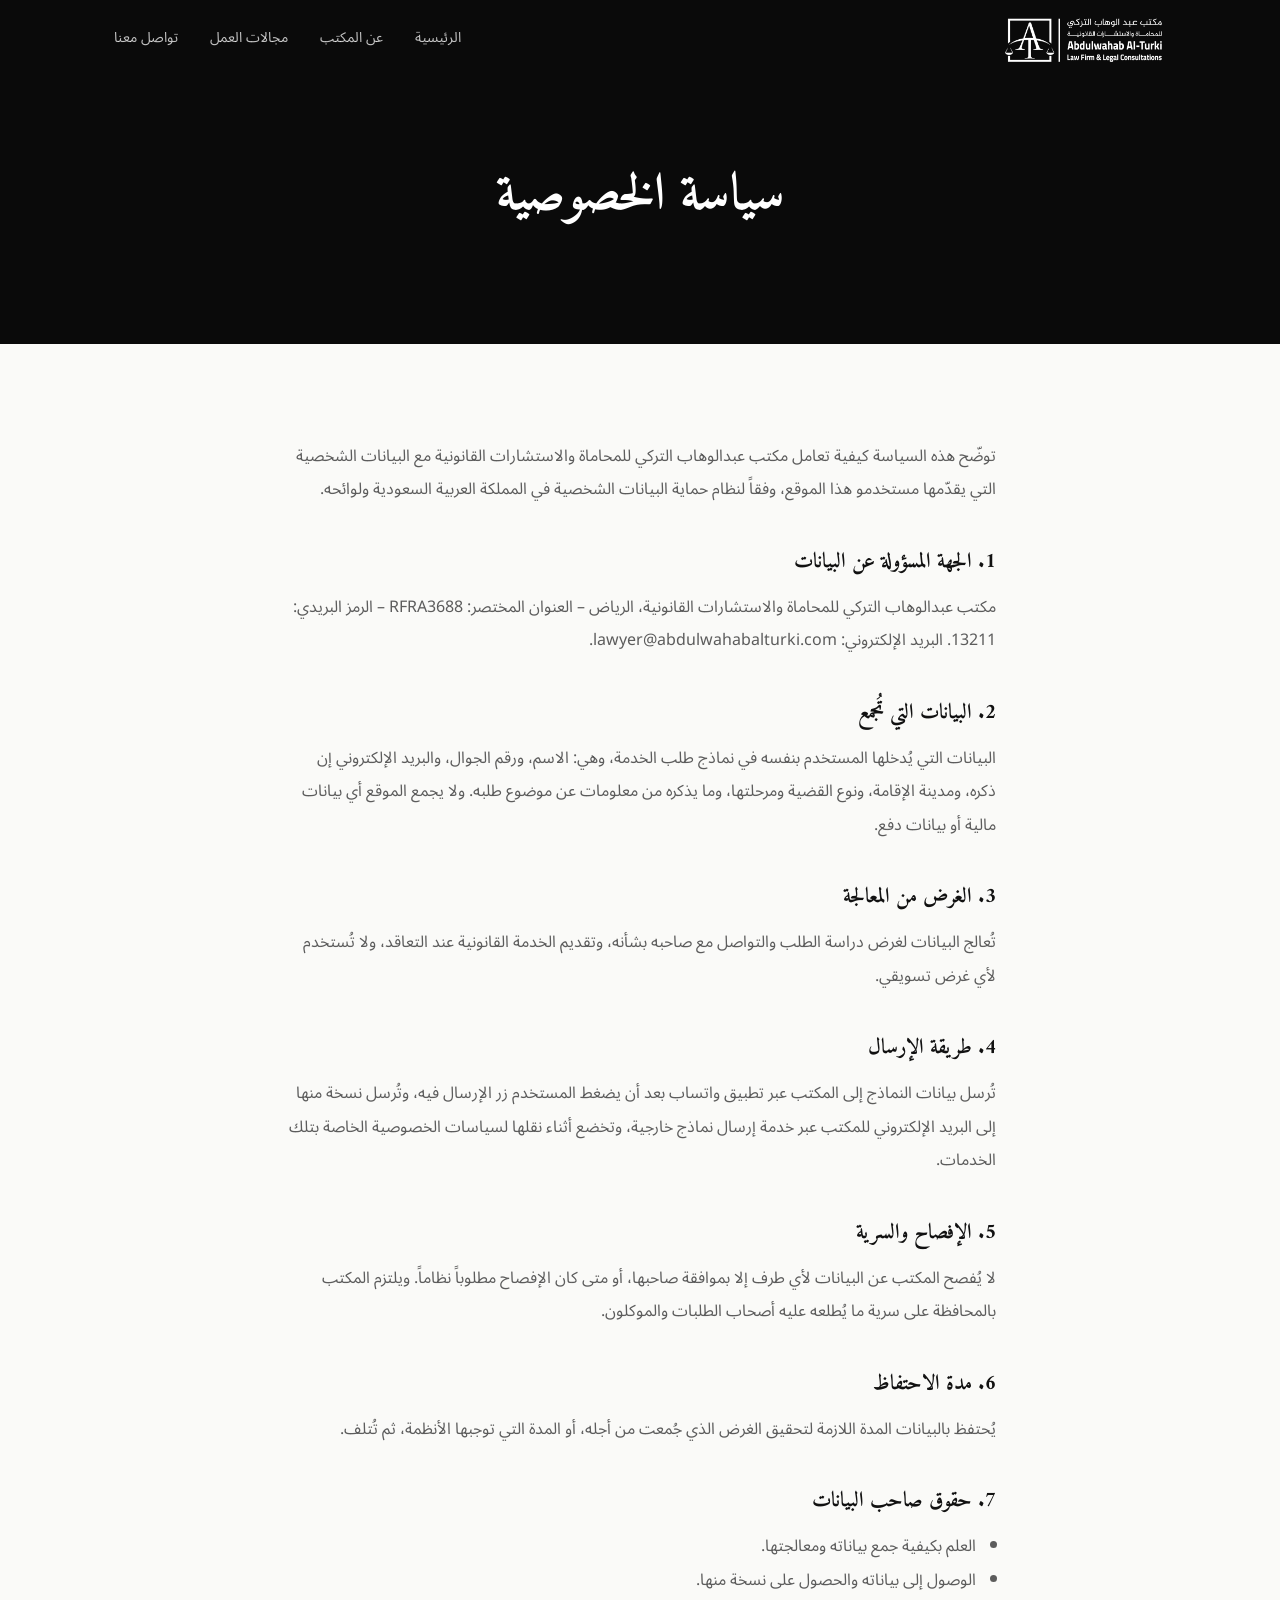
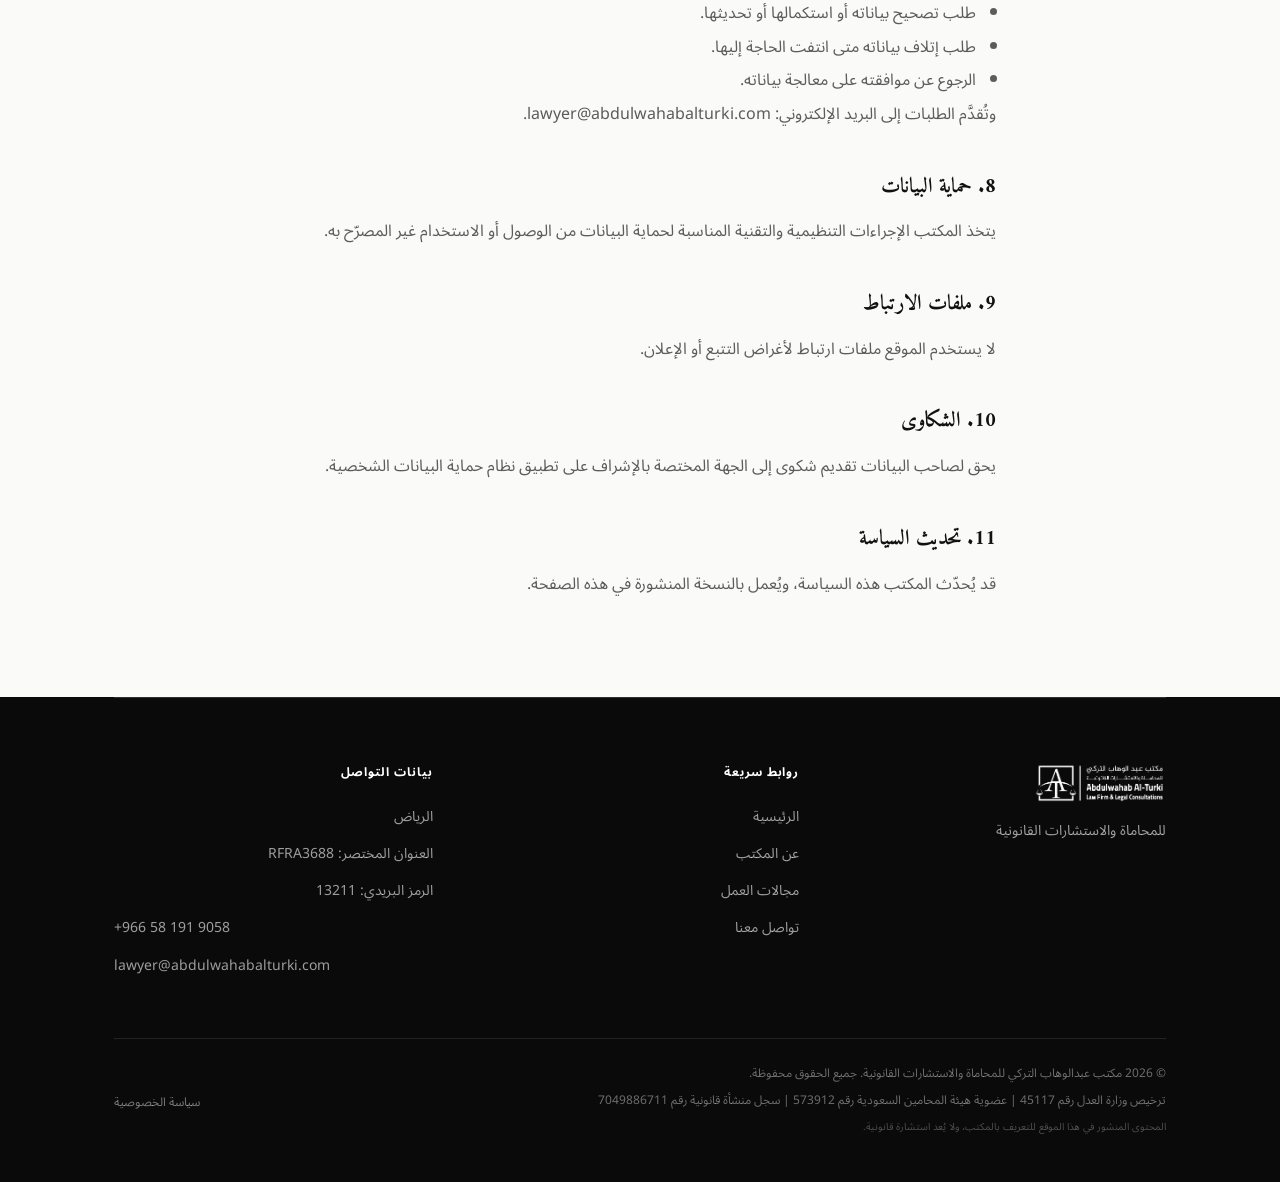
<file: privacy/index.html>
<!DOCTYPE html>
<html lang="ar" dir="rtl">
<head>
<meta charset="utf-8">
<meta name="viewport" content="width=device-width, initial-scale=1">
<title>سياسة الخصوصية – مكتب عبدالوهاب التركي للمحاماة</title>
<meta name="description" content="سياسة الخصوصية لموقع مكتب عبدالوهاب التركي للمحاماة والاستشارات القانونية.">
<meta property="og:title" content="سياسة الخصوصية – مكتب عبدالوهاب التركي للمحاماة">
<meta property="og:description" content="سياسة الخصوصية لموقع مكتب عبدالوهاب التركي للمحاماة والاستشارات القانونية.">
<meta property="og:type" content="website">
<meta property="og:url" content="https://abdulwahabalturki.com/privacy/">
<link rel="canonical" href="https://abdulwahabalturki.com/privacy/">
<link rel="preconnect" href="https://fonts.googleapis.com">
<link rel="preconnect" href="https://fonts.gstatic.com" crossorigin>
<link href="https://fonts.googleapis.com/css2?family=Amiri:wght@400;700&family=Noto+Sans+Arabic:wght@400;500;600&display=swap" rel="stylesheet">
<link rel="stylesheet" href="/style.css">
</head>
<body>
<header class="site-header">
  <div class="container bar">
    <a href="/" aria-label="الرئيسية"><img class="logo-img" src="/logo.png" alt="مكتب عبدالوهاب التركي للمحاماة والاستشارات القانونية"></a>
    <nav class="nav" aria-label="القائمة الرئيسية"><a href="/">الرئيسية</a><a href="/about/">عن المكتب</a><a href="/practice-areas/">مجالات العمل</a><a href="/contact/">تواصل معنا</a></nav>
    <button class="menu-btn" aria-label="فتح القائمة" onclick="document.getElementById('mnav').classList.toggle('open')"><svg viewBox="0 0 24 24" aria-hidden="true" width="26" height="26" stroke="currentColor" fill="none" stroke-width="1.8" stroke-linecap="round"><line x1="4" x2="20" y1="6" y2="6"/><line x1="4" x2="20" y1="12" y2="12"/><line x1="4" x2="20" y1="18" y2="18"/></svg></button>
  </div>
  <nav id="mnav" class="mobile-nav" aria-label="القائمة"><a href="/">الرئيسية</a><a href="/about/">عن المكتب</a><a href="/practice-areas/">مجالات العمل</a><a href="/contact/">تواصل معنا</a></nav>
</header>
<main>
<section class="page-hero"><h1>سياسة الخصوصية</h1></section>
<section class="block"><div class="narrow policy"><p>توضّح هذه السياسة كيفية تعامل مكتب عبدالوهاب التركي للمحاماة والاستشارات القانونية مع البيانات الشخصية التي يقدّمها مستخدمو هذا الموقع، وفقاً لنظام حماية البيانات الشخصية في المملكة العربية السعودية ولوائحه.</p><h2>1. الجهة المسؤولة عن البيانات</h2><p>مكتب عبدالوهاب التركي للمحاماة والاستشارات القانونية، الرياض – العنوان المختصر: RFRA3688 – الرمز البريدي: 13211. البريد الإلكتروني: lawyer@abdulwahabalturki.com.</p><h2>2. البيانات التي تُجمع</h2><p>البيانات التي يُدخلها المستخدم بنفسه في نماذج طلب الخدمة، وهي: الاسم، ورقم الجوال، والبريد الإلكتروني إن ذكره، ومدينة الإقامة، ونوع القضية ومرحلتها، وما يذكره من معلومات عن موضوع طلبه. ولا يجمع الموقع أي بيانات مالية أو بيانات دفع.</p><h2>3. الغرض من المعالجة</h2><p>تُعالج البيانات لغرض دراسة الطلب والتواصل مع صاحبه بشأنه، وتقديم الخدمة القانونية عند التعاقد، ولا تُستخدم لأي غرض تسويقي.</p><h2>4. طريقة الإرسال</h2><p>تُرسل بيانات النماذج إلى المكتب عبر تطبيق واتساب بعد أن يضغط المستخدم زر الإرسال فيه، وتُرسل نسخة منها إلى البريد الإلكتروني للمكتب عبر خدمة إرسال نماذج خارجية، وتخضع أثناء نقلها لسياسات الخصوصية الخاصة بتلك الخدمات.</p><h2>5. الإفصاح والسرية</h2><p>لا يُفصح المكتب عن البيانات لأي طرف إلا بموافقة صاحبها، أو متى كان الإفصاح مطلوباً نظاماً. ويلتزم المكتب بالمحافظة على سرية ما يُطلعه عليه أصحاب الطلبات والموكلون.</p><h2>6. مدة الاحتفاظ</h2><p>يُحتفظ بالبيانات المدة اللازمة لتحقيق الغرض الذي جُمعت من أجله، أو المدة التي توجبها الأنظمة، ثم تُتلف.</p><h2>7. حقوق صاحب البيانات</h2><ul><li>العلم بكيفية جمع بياناته ومعالجتها.</li><li>الوصول إلى بياناته والحصول على نسخة منها.</li><li>طلب تصحيح بياناته أو استكمالها أو تحديثها.</li><li>طلب إتلاف بياناته متى انتفت الحاجة إليها.</li><li>الرجوع عن موافقته على معالجة بياناته.</li></ul><p>وتُقدَّم الطلبات إلى البريد الإلكتروني: lawyer@abdulwahabalturki.com.</p><h2>8. حماية البيانات</h2><p>يتخذ المكتب الإجراءات التنظيمية والتقنية المناسبة لحماية البيانات من الوصول أو الاستخدام غير المصرّح به.</p><h2>9. ملفات الارتباط</h2><p>لا يستخدم الموقع ملفات ارتباط لأغراض التتبع أو الإعلان.</p><h2>10. الشكاوى</h2><p>يحق لصاحب البيانات تقديم شكوى إلى الجهة المختصة بالإشراف على تطبيق نظام حماية البيانات الشخصية.</p><h2>11. تحديث السياسة</h2><p>قد يُحدّث المكتب هذه السياسة، ويُعمل بالنسخة المنشورة في هذه الصفحة.</p></div></section>
</main>
<footer class="site-footer">
  <div class="container">
    <div class="top">
      <div class="brand"><img class="logo-img" src="/logo.png" alt="مكتب عبدالوهاب التركي للمحاماة والاستشارات القانونية"><p>للمحاماة والاستشارات القانونية</p></div>
      <div class="col"><h3>روابط سريعة</h3><a href="/">الرئيسية</a><a href="/about/">عن المكتب</a><a href="/practice-areas/">مجالات العمل</a><a href="/contact/">تواصل معنا</a></div>
      <div class="col"><h3>بيانات التواصل</h3>
        <span>الرياض</span><span>العنوان المختصر: RFRA3688</span><span>الرمز البريدي: 13211</span>
        <a href="tel:+966581919058"><span class="ltr" style="margin:0;color:inherit">+966 58 191 9058</span></a>
        <a href="mailto:lawyer@abdulwahabalturki.com"><span class="ltr" style="margin:0;color:inherit">lawyer@abdulwahabalturki.com</span></a>
      </div>
    </div>
    <div class="bottom">
      <div>
        <p>© 2026 مكتب عبدالوهاب التركي للمحاماة والاستشارات القانونية. جميع الحقوق محفوظة.</p>
        <p>ترخيص وزارة العدل رقم 45117 | عضوية هيئة المحامين السعودية رقم 573912 | سجل منشأة قانونية رقم 7049886711</p>
        <p class="fine">المحتوى المنشور في هذا الموقع للتعريف بالمكتب، ولا يُعد استشارة قانونية.</p>
      </div>
      <a href="/privacy/">سياسة الخصوصية</a>
    </div>
  </div>
</footer>
</body>
</html>
</file>
<file: style.css>
:root {
  --black: #0a0a0a;
  --bg: #fafaf8;
  --paper: #f7f7f5;
  --muted: #f1f1ee;
  --fg: #111111;
  --mfg: #5c5c5c;
  --border: #e2e2dd;
  --sans: 'Noto Sans Arabic', Tahoma, sans-serif;
  --serif: 'Amiri', serif;
}
* { box-sizing: border-box; margin: 0; padding: 0; }
html { scroll-behavior: smooth; }
body { font-family: var(--sans); background: var(--bg); color: var(--fg); line-height: 1.8; direction: rtl; -webkit-font-smoothing: antialiased; }
a { color: inherit; text-decoration: none; }
img { display: block; }
.container { max-width: 1100px; margin: 0 auto; padding: 0 24px; }
.narrow { max-width: 760px; margin: 0 auto; padding: 0 24px; }
.serif { font-family: var(--serif); }

/* Header */
.site-header { position: fixed; top: 0; inset-inline: 0; z-index: 50; background: var(--black); }
.site-header .bar { display: flex; align-items: center; justify-content: space-between; height: 80px; }
.logo-img { height: 52px; width: auto; max-width: 240px; object-fit: contain; filter: brightness(0) invert(1); }
.nav { display: flex; gap: 32px; }
.nav a { color: rgba(255,255,255,.75); font-size: 14px; padding-bottom: 4px; border-bottom: 1px solid transparent; transition: color .2s; }
.nav a:hover, .nav a.active { color: #fff; border-bottom-color: #fff; }
.menu-btn { display: none; background: none; border: 0; color: #fff; cursor: pointer; padding: 8px; }
.mobile-nav { display: none; background: var(--black); border-top: 1px solid rgba(255,255,255,.1); }
.mobile-nav a { display: block; color: rgba(255,255,255,.8); padding: 14px 24px; font-size: 15px; border-bottom: 1px solid rgba(255,255,255,.06); }
.mobile-nav.open { display: block; }
@media (max-width: 820px) {
  .nav { display: none; }
  .menu-btn { display: block; }
  .logo-img { height: 44px; max-width: 200px; }
}

/* Hero (home) */
.hero { min-height: 100vh; background: var(--paper); display: flex; align-items: center; justify-content: center; text-align: center; padding: 120px 24px 60px; }
.monogram { width: 170px; height: 164px; overflow: hidden; position: relative; margin: 0 auto 40px; }
.monogram img { position: absolute; left: -5px; top: 0; width: 518px; max-width: none; height: auto; filter: brightness(0); }
.hero h1 { font-family: var(--serif); font-weight: 400; font-size: clamp(36px, 6vw, 60px); line-height: 1.25; margin-bottom: 10px; }
.hero .sub { font-family: var(--serif); font-size: clamp(20px, 2.6vw, 26px); color: rgba(17,17,17,.8); margin-bottom: 24px; }
.rule { display: block; width: 48px; height: 1px; background: var(--fg); margin: 0 auto 36px; }
.hero .tag { color: rgba(17,17,17,.7); font-size: 17px; margin-bottom: 44px; }
.btn { display: inline-block; border: 1px solid rgba(17,17,17,.5); color: var(--fg); padding: 12px 40px; font-size: 14px; letter-spacing: .02em; transition: all .3s; cursor: pointer; background: transparent; font-family: var(--sans); }
.btn:hover { background: var(--fg); color: #fff; }
.btn-light { border-color: #fff; color: #fff; }
.btn-light:hover { background: #fff; color: var(--black); }
.btn-solid { background: var(--black); color: #fff; border-color: var(--black); }
.btn-solid:hover { opacity: .88; background: var(--black); }

/* Page hero (inner pages) */
.page-hero { background: var(--black); color: #fff; text-align: center; padding: 150px 24px 80px; }
.page-hero .eyebrow { color: rgba(255,255,255,.5); font-size: 12px; letter-spacing: .1em; margin-bottom: 16px; }
.page-hero h1 { font-family: var(--serif); font-size: clamp(36px, 5vw, 52px); font-weight: 700; margin-bottom: 20px; }
.page-hero .line { width: 64px; height: 1px; background: rgba(255,255,255,.3); margin: 0 auto 20px; }
.page-hero p { color: rgba(255,255,255,.72); font-size: 18px; max-width: 640px; margin: 0 auto; }

/* Sections */
section.block { padding: 96px 0; }
.bg-muted { background: var(--muted); }
.eyebrow-dark { font-size: 12px; letter-spacing: .1em; color: var(--mfg); margin-bottom: 12px; }
h2.title { font-family: var(--serif); font-size: clamp(26px, 3.4vw, 34px); font-weight: 700; margin-bottom: 28px; line-height: 1.4; }
.lead p { color: var(--mfg); font-size: 17px; line-height: 2.1; margin-bottom: 18px; }
.sep { height: 1px; background: var(--border); max-width: 1100px; margin: 0 auto; }

.areas-grid { display: grid; grid-template-columns: 1fr 1fr; }
.area-item { display: flex; gap: 20px; padding: 28px 0; border-bottom: 1px solid var(--border); }
.areas-grid .area-item:nth-child(odd) { padding-left: 32px; border-left: 1px solid var(--border); }
.areas-grid .area-item:nth-child(even) { padding-right: 32px; }
.area-item .bar-v { width: 1px; background: var(--fg); opacity: .7; flex-shrink: 0; min-height: 24px; }
.area-item h3 { font-size: 16px; font-weight: 600; margin-bottom: 6px; }
.area-item p { color: var(--mfg); font-size: 14px; line-height: 1.9; }
@media (max-width: 760px) {
  .areas-grid { grid-template-columns: 1fr; }
  .areas-grid .area-item:nth-child(odd), .areas-grid .area-item:nth-child(even) { padding-left: 0; padding-right: 0; border-left: 0; }
}

.cta-dark { background: var(--black); color: #fff; padding: 96px 0; }
.cta-dark .wrap { display: flex; align-items: center; justify-content: space-between; gap: 40px; flex-wrap: wrap; }
.cta-dark h2 { font-family: var(--serif); font-size: clamp(26px, 3.6vw, 38px); margin-bottom: 12px; }
.cta-dark p { color: rgba(255,255,255,.6); font-size: 15px; }
.cta-dark .small-line { width: 32px; height: 1px; background: #fff; margin-bottom: 24px; }

/* About */
.about-grid { display: grid; grid-template-columns: 7fr 5fr; gap: 56px; }
.about-list { list-style: none; }
.about-list li { padding: 12px 0; border-bottom: 1px solid var(--border); }
.link-u { display: inline-block; margin-top: 24px; font-size: 14px; text-decoration: underline; text-underline-offset: 5px; }
.steps { display: grid; grid-template-columns: repeat(4, 1fr); gap: 1px; background: var(--border); border: 1px solid var(--border); }
.step { background: #fff; padding: 32px; }
.step .num { font-family: var(--serif); font-size: 30px; font-weight: 700; color: var(--border); margin-bottom: 14px; }
.step h3 { font-family: var(--serif); font-size: 19px; margin-bottom: 8px; }
.step p { color: var(--mfg); font-size: 14px; line-height: 1.8; }
@media (max-width: 820px) {
  .about-grid { grid-template-columns: 1fr; }
  .steps { grid-template-columns: 1fr 1fr; }
}

/* Practice areas */
.cards { display: grid; grid-template-columns: 1fr 1fr; gap: 32px; }
.card { background: #fff; border: 1px solid var(--border); display: flex; flex-direction: column; }
.card-head { display: flex; align-items: center; gap: 16px; padding: 28px 32px; border-bottom: 1px solid var(--border); }
.icon-box { width: 48px; height: 48px; background: var(--black); display: flex; align-items: center; justify-content: center; flex-shrink: 0; }
.icon-box svg { width: 22px; height: 22px; stroke: #fff; fill: none; stroke-width: 1.8; stroke-linecap: round; stroke-linejoin: round; }
.card-head h2 { font-family: var(--serif); font-size: 21px; line-height: 1.4; }
.card-head .court { font-size: 12px; color: var(--mfg); }
.card-body { padding: 28px 32px; display: flex; flex-direction: column; gap: 22px; flex: 1; }
.card-body > p { color: var(--mfg); font-size: 14px; line-height: 2; }
.card-body ul { list-style: none; display: flex; flex-direction: column; gap: 8px; }
.card-body li { display: flex; align-items: center; gap: 12px; font-size: 14px; }
.card-body li::before { content: ''; width: 6px; height: 6px; border-radius: 50%; background: var(--black); flex-shrink: 0; }
.card-body .btn { margin-top: auto; align-self: flex-start; padding: 11px 26px; }
@media (max-width: 820px) { .cards { grid-template-columns: 1fr; } }

.tabs { display: flex; flex-wrap: wrap; gap: 8px; justify-content: center; margin-bottom: 40px; }
.tab { padding: 8px 16px; font-size: 14px; border: 1px solid var(--border); background: #fff; cursor: pointer; font-family: var(--sans); color: var(--fg); }
.tab.active { background: var(--black); color: #fff; border-color: var(--black); }
.form-box { background: #fff; border: 1px solid var(--border); padding: 32px; }
.form-box h3 { font-family: var(--serif); font-size: 22px; margin-bottom: 24px; }
.form-grid { display: grid; grid-template-columns: 1fr 1fr; gap: 20px; }
.field { display: flex; flex-direction: column; gap: 8px; font-size: 14px; }
.field.full { grid-column: 1 / -1; }
.req { color: #c0392b; }
.field input, .field select, .field textarea { width: 100%; border: 1px solid var(--border); background: #fff; padding: 12px 14px; font-size: 14px; font-family: var(--sans); color: var(--fg); border-radius: 0; }
.field input:focus, .field select:focus, .field textarea:focus { outline: none; border-color: var(--fg); }
.consent { grid-column: 1 / -1; display: flex; gap: 12px; align-items: flex-start; font-size: 14px; line-height: 1.8; }
.consent input { margin-top: 6px; width: 16px; height: 16px; flex-shrink: 0; }
.consent a { text-decoration: underline; text-underline-offset: 4px; }
.form-error { grid-column: 1 / -1; color: #c0392b; font-size: 14px; }
.form-actions { grid-column: 1 / -1; display: flex; flex-direction: column; gap: 12px; }
.form-actions .btn-solid { padding: 14px; font-size: 15px; display: flex; align-items: center; justify-content: center; gap: 10px; }
.form-note { font-size: 12px; color: var(--mfg); line-height: 1.8; }
@media (max-width: 640px) { .form-grid { grid-template-columns: 1fr; } .form-box { padding: 22px; } }

/* Contact */
.contact-grid { display: grid; grid-template-columns: 1fr 1fr; gap: 40px; }
.contact-card { background: #fff; border: 1px solid var(--border); padding: 40px; }
.contact-card h2 { font-family: var(--serif); font-size: 24px; margin-bottom: 30px; }
.c-item { display: flex; gap: 16px; align-items: flex-start; margin-bottom: 24px; }
.c-item .icon-box { width: 40px; height: 40px; }
.c-item .icon-box svg { width: 16px; height: 16px; }
.c-item .lbl { font-size: 12px; color: var(--mfg); margin-bottom: 2px; }
.c-item .val { white-space: pre-line; }
.ltr { direction: ltr; unicode-bidi: isolate; display: inline-block; }
.wa-btn { margin-top: 16px; display: flex; align-items: center; justify-content: center; gap: 12px; background: #25D366; color: #fff; padding: 14px; font-size: 15px; }
.wa-btn:hover { opacity: .9; }
.contact-side { background: var(--black); color: #fff; padding: 40px; display: flex; flex-direction: column; justify-content: center; }
.contact-side h2 { font-family: var(--serif); font-size: 24px; margin-bottom: 14px; }
.contact-side p { color: rgba(255,255,255,.7); margin-bottom: 30px; line-height: 2; }
.contact-side .btn { align-self: flex-start; }
@media (max-width: 820px) { .contact-grid { grid-template-columns: 1fr; } .contact-card, .contact-side { padding: 28px; } }
.email-sm { font-size: 15px; }
@media (max-width: 420px) { .email-sm { font-size: 13px; } }

/* Privacy */
.policy h2 { font-family: var(--serif); font-size: 21px; margin: 36px 0 10px; }
.policy p, .policy li { color: var(--mfg); line-height: 2.1; }
.policy ul { padding-right: 20px; }

/* Footer */
.site-footer { background: var(--black); color: #fff; }
.site-footer .top { display: grid; grid-template-columns: repeat(3, 1fr); gap: 48px; padding: 64px 0 48px; border-top: 1px solid rgba(255,255,255,.15); }
.site-footer h3 { font-size: 12px; letter-spacing: .08em; margin-bottom: 20px; }
.site-footer .col a, .site-footer .col span { display: block; color: rgba(255,255,255,.6); font-size: 14px; margin-bottom: 12px; }
.site-footer .col a:hover { color: #fff; }
.site-footer .brand p { color: rgba(255,255,255,.6); font-size: 14px; margin-top: 14px; }
.site-footer .logo-img { height: 42px; }
.site-footer .bottom { border-top: 1px solid rgba(255,255,255,.1); padding: 24px 0 40px; display: flex; justify-content: space-between; align-items: center; gap: 16px; flex-wrap: wrap; }
.site-footer .bottom p { color: rgba(255,255,255,.4); font-size: 12px; margin-bottom: 6px; }
.site-footer .bottom .fine { color: rgba(255,255,255,.28); font-size: 10px; }
.site-footer .bottom a { color: rgba(255,255,255,.45); font-size: 12px; }
@media (max-width: 760px) { .site-footer .top { grid-template-columns: 1fr; gap: 36px; } }

.notfound { min-height: 70vh; display: flex; align-items: center; justify-content: center; text-align: center; padding: 140px 24px 80px; }
.notfound .big { font-family: var(--serif); font-size: 72px; }
</file>
